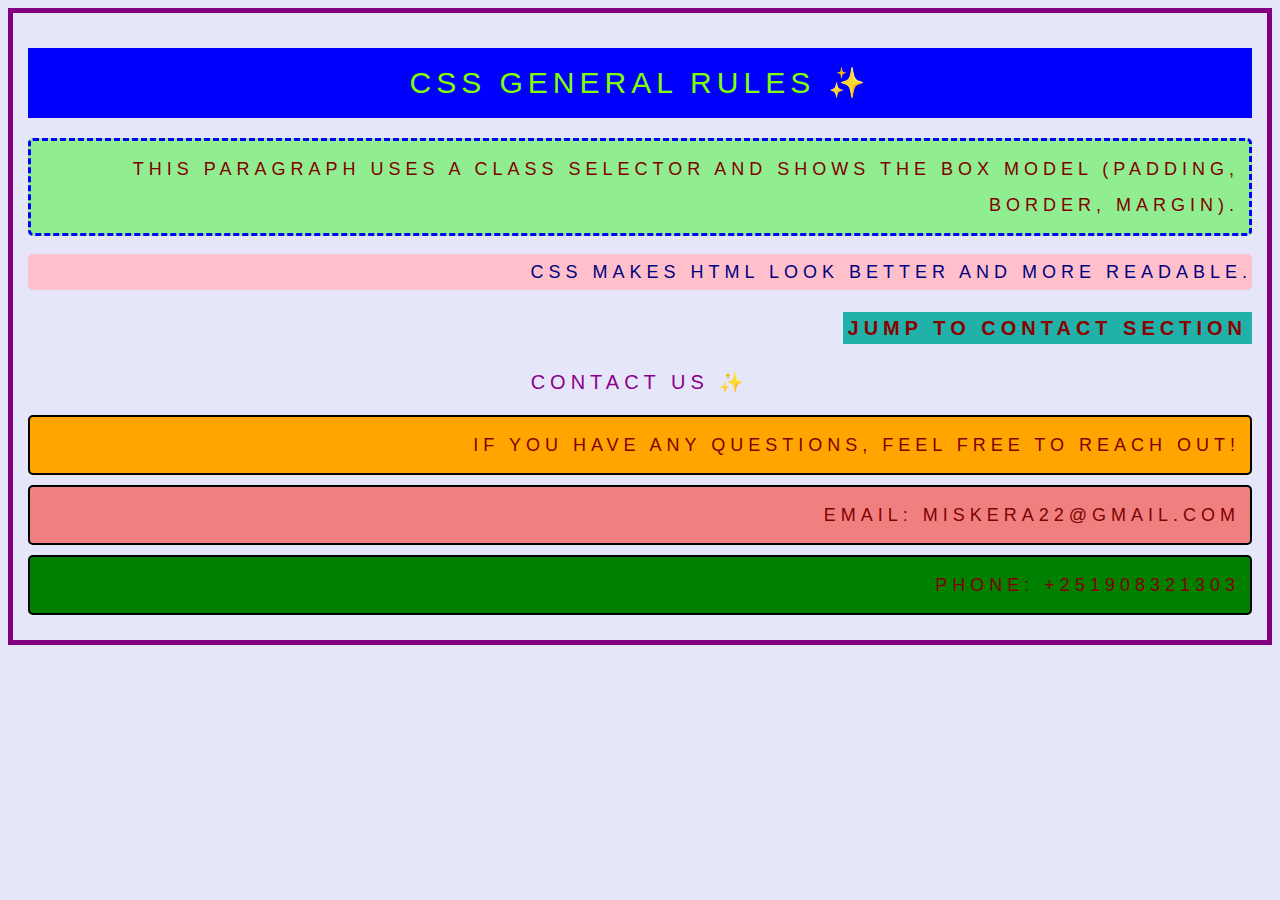
<file: week3/index.html>
<!DOCTYPE html>
<html lang="en">
<head>
  <meta charset="UTF-8">
  <title>CSS General Rules</title>
  <link rel="stylesheet" href="styles.css">

  <!-- Internal CSS -->
  <style>
    /* Override some styles from external CSS */
    body {
      background-color: lavender; /* Different from external CSS */
    }

    h1 {
      color: darkblue; /* Internal override */
    }

    .text-highlight {
      background-color: lightgreen; /* Different highlight color */
    }

    p {
      color: maroon; /* Different paragraph color */
    }

    a[target="_blank"] {
      color: darkred;
    }

    a:hover {
      color: teal;
    }
  </style>
</head>
<body style="border: 5px solid purple; padding: 15px;"> <!-- Inline CSS -->

  <!-- Header Section -->
  <h1 id="heading-one" style="background-color: blue; padding: 5px;">CSS General Rules</h1>
  <p class="text-highlight" style="border: 3px dashed blue;">This paragraph uses a class selector and shows the box model (padding, border, margin).</p>
  <p style="color: navy; background-color: pink;">CSS makes HTML look better and more readable.</p>
  <a href="#contact-section" target="_blank" style="background-color: lightseagreen; padding: 5px;">Jump to Contact Section</a>

  <!-- Contact Section -->
  <h1 id="contact-section" style="color: darkmagenta;">Contact Us</h1>
  <p class="text-highlight" style="background-color: orange;">If you have any questions, feel free to reach out!</p>
  <p class="text-highlight" style="background-color: lightcoral;">Email: miskera22@gmail.com</p>
  <p class="text-highlight" style="background-color: green;">Phone: +251908321303</p>

</body>
</html>
</file>
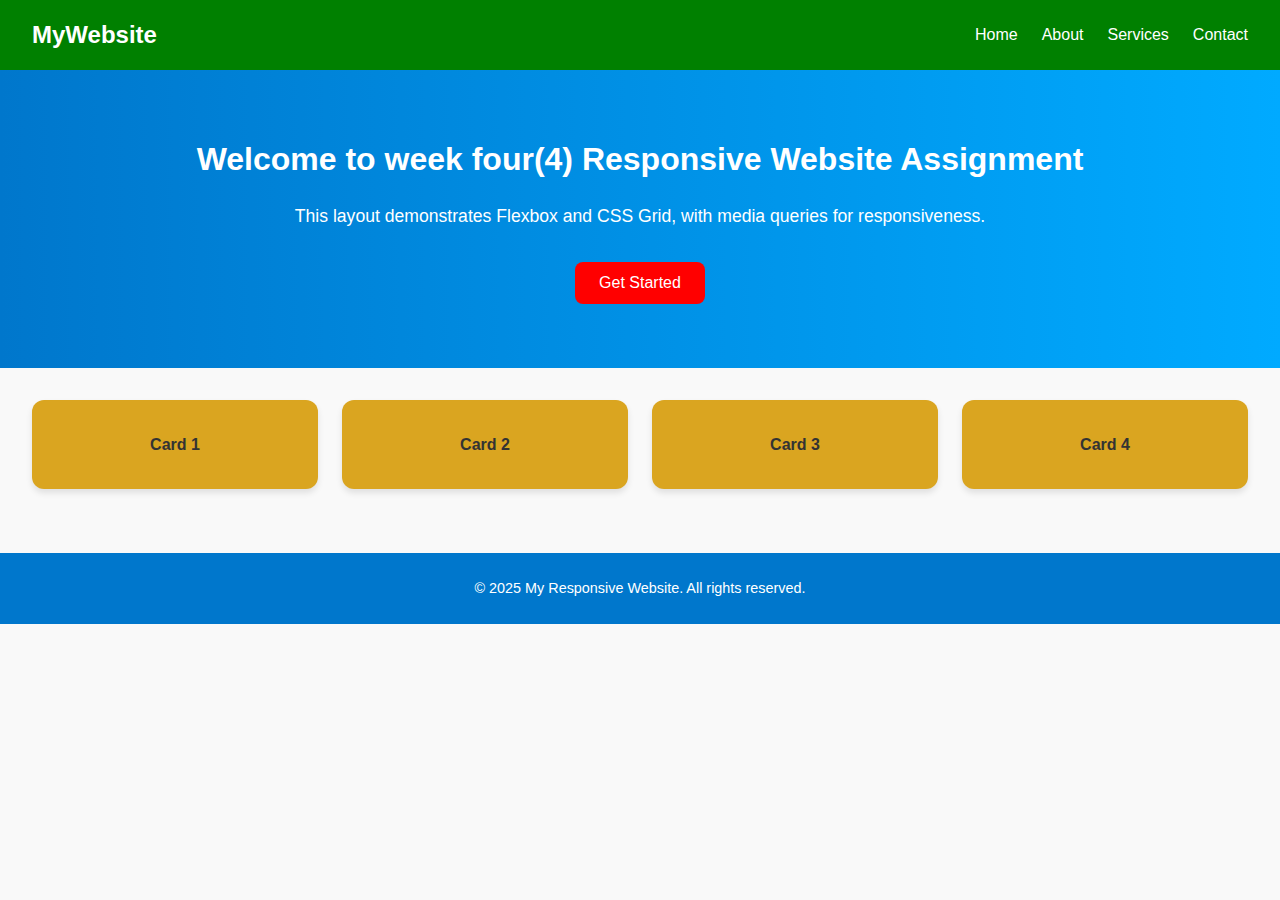
<file: week4/index.html>
<!DOCTYPE html>
<html lang="en">
<head>
  <!-- Meta Information -->
  <meta charset="UTF-8">
  <meta name="viewport" content="width=device-width, initial-scale=1.0">
  
  <!-- Page Title -->
  <title>Responsive Flexbox & Grid</title>
  
  <!-- Stylesheet -->
  <link rel="stylesheet" href="style.css">
</head>
<body>
  <!-- ================= HEADER ================= -->
  <header class="header">
    <div class="logo">MyWebsite</div>
    
    <!-- Navigation -->
    <nav class="nav">
      <ul class="nav-list">
        <li><a href="#home">Home</a></li>
        <li><a href="#about">About</a></li>
        <li><a href="#services">Services</a></li>
        <li><a href="#contact">Contact</a></li>
      </ul>
    </nav>
  </header>

  <!-- ================= HERO SECTION ================= -->
  <section id="home" class="hero">
    <h2>Welcome to week four(4) Responsive Website Assignment</h2>
    <p>This layout demonstrates Flexbox and CSS Grid, with media queries for responsiveness.</p>
    <button class="btn">Get Started</button>
  </section>

  <!-- ================= GRID LAYOUT SECTION ================= -->
  <section id="services" class="grid-section">
    <div class="grid-item">Card 1</div>
    <div class="grid-item">Card 2</div>
    <div class="grid-item">Card 3</div>
    <div class="grid-item">Card 4</div>
  </section>

  <!-- ================= FOOTER ================= -->
  <footer class="footer">
    <p>&copy; 2025 My Responsive Website. All rights reserved.</p>
  </footer>
</body>
</html>
</file>
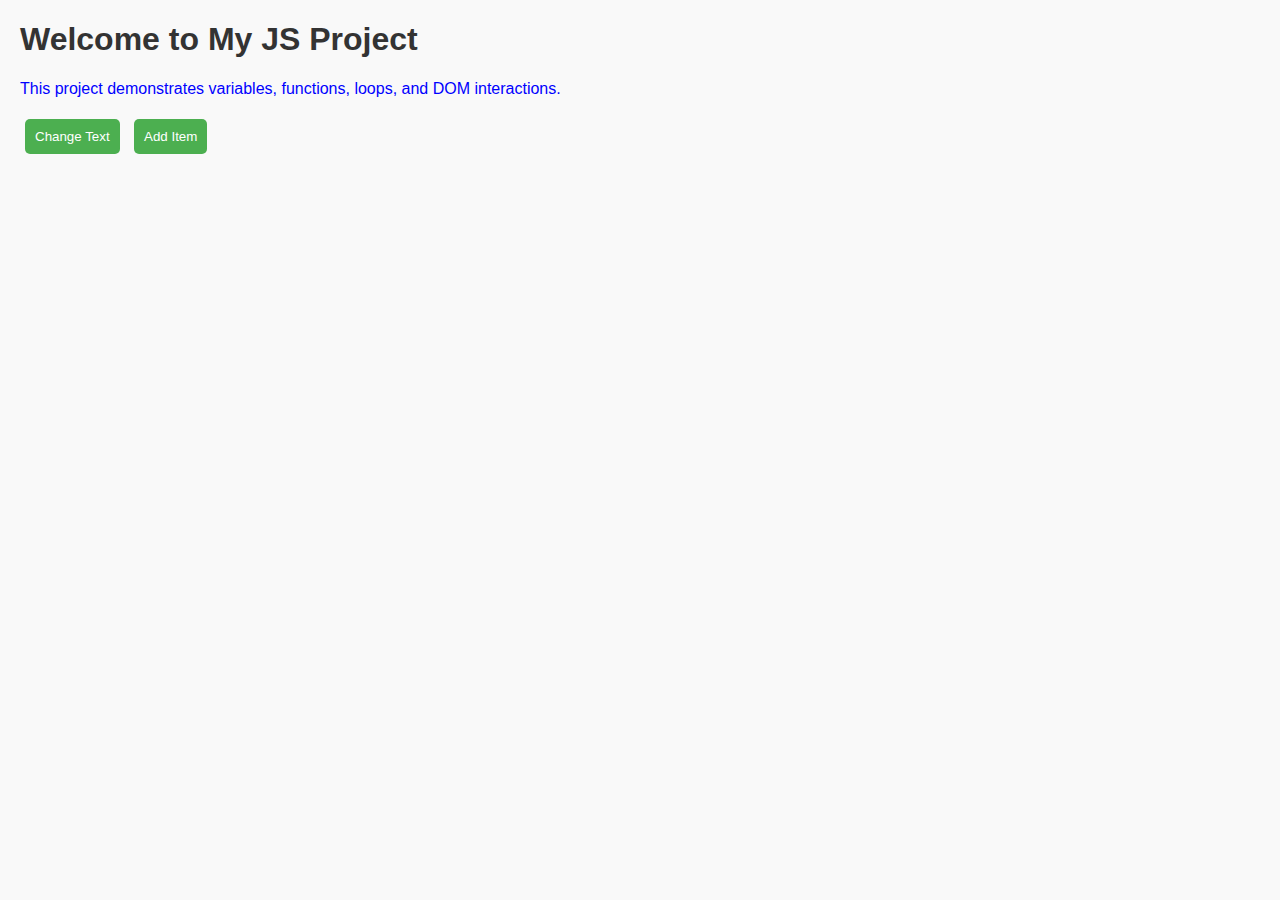
<file: week5/index.html>
<!DOCTYPE html>
<html lang="en">
<head>
  <meta charset="UTF-8">
  <meta name="viewport" content="width=device-width, initial-scale=1.0">
  <title>JavaScript Assignment</title>
  <link rel="stylesheet" href="style.css">
</head>
<body>
  <h1 id="main-title">Welcome to My JS Project</h1>
  <p id="description">This project demonstrates variables, functions, loops, and DOM interactions.</p>

  <button id="changeTextBtn">Change Text</button>
  <button id="addItemBtn">Add Item</button>
  <ul id="itemList"></ul>

  <script src="script.js"></script>
</body>
</html>
</file>
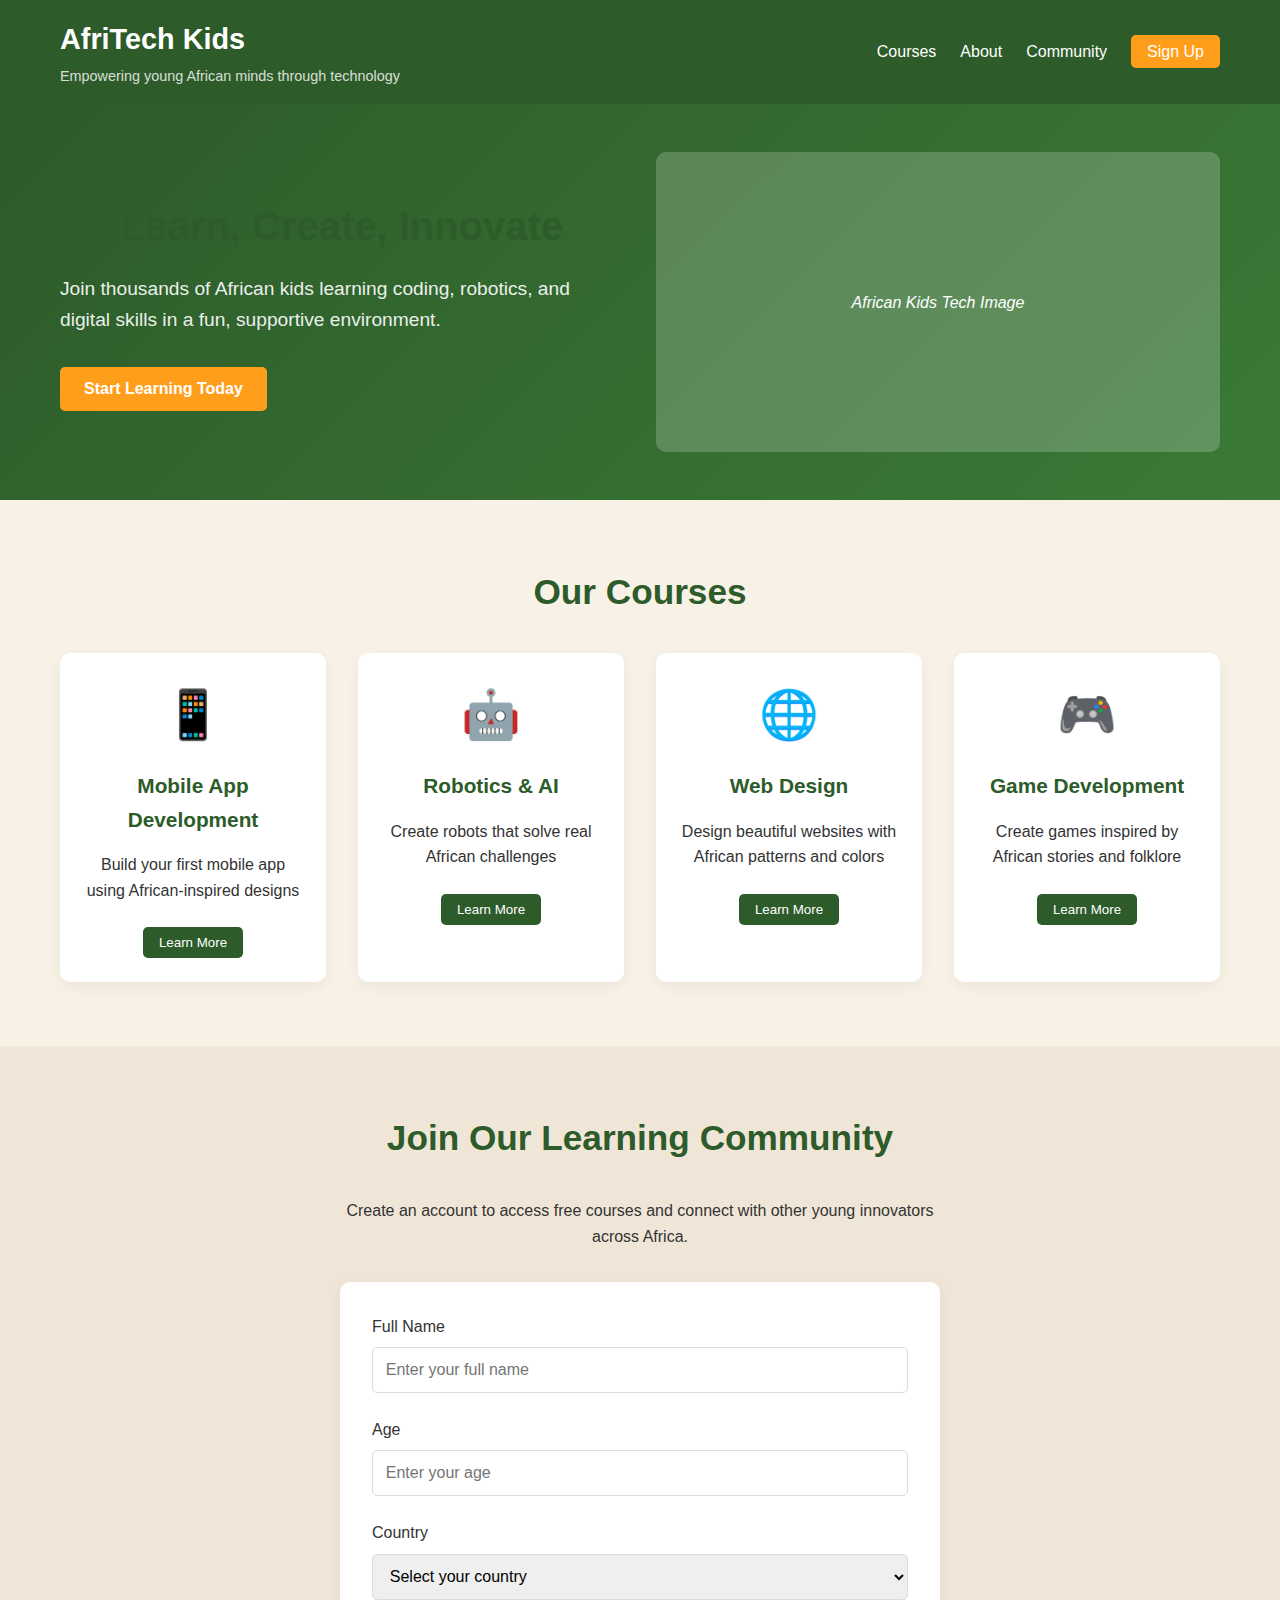
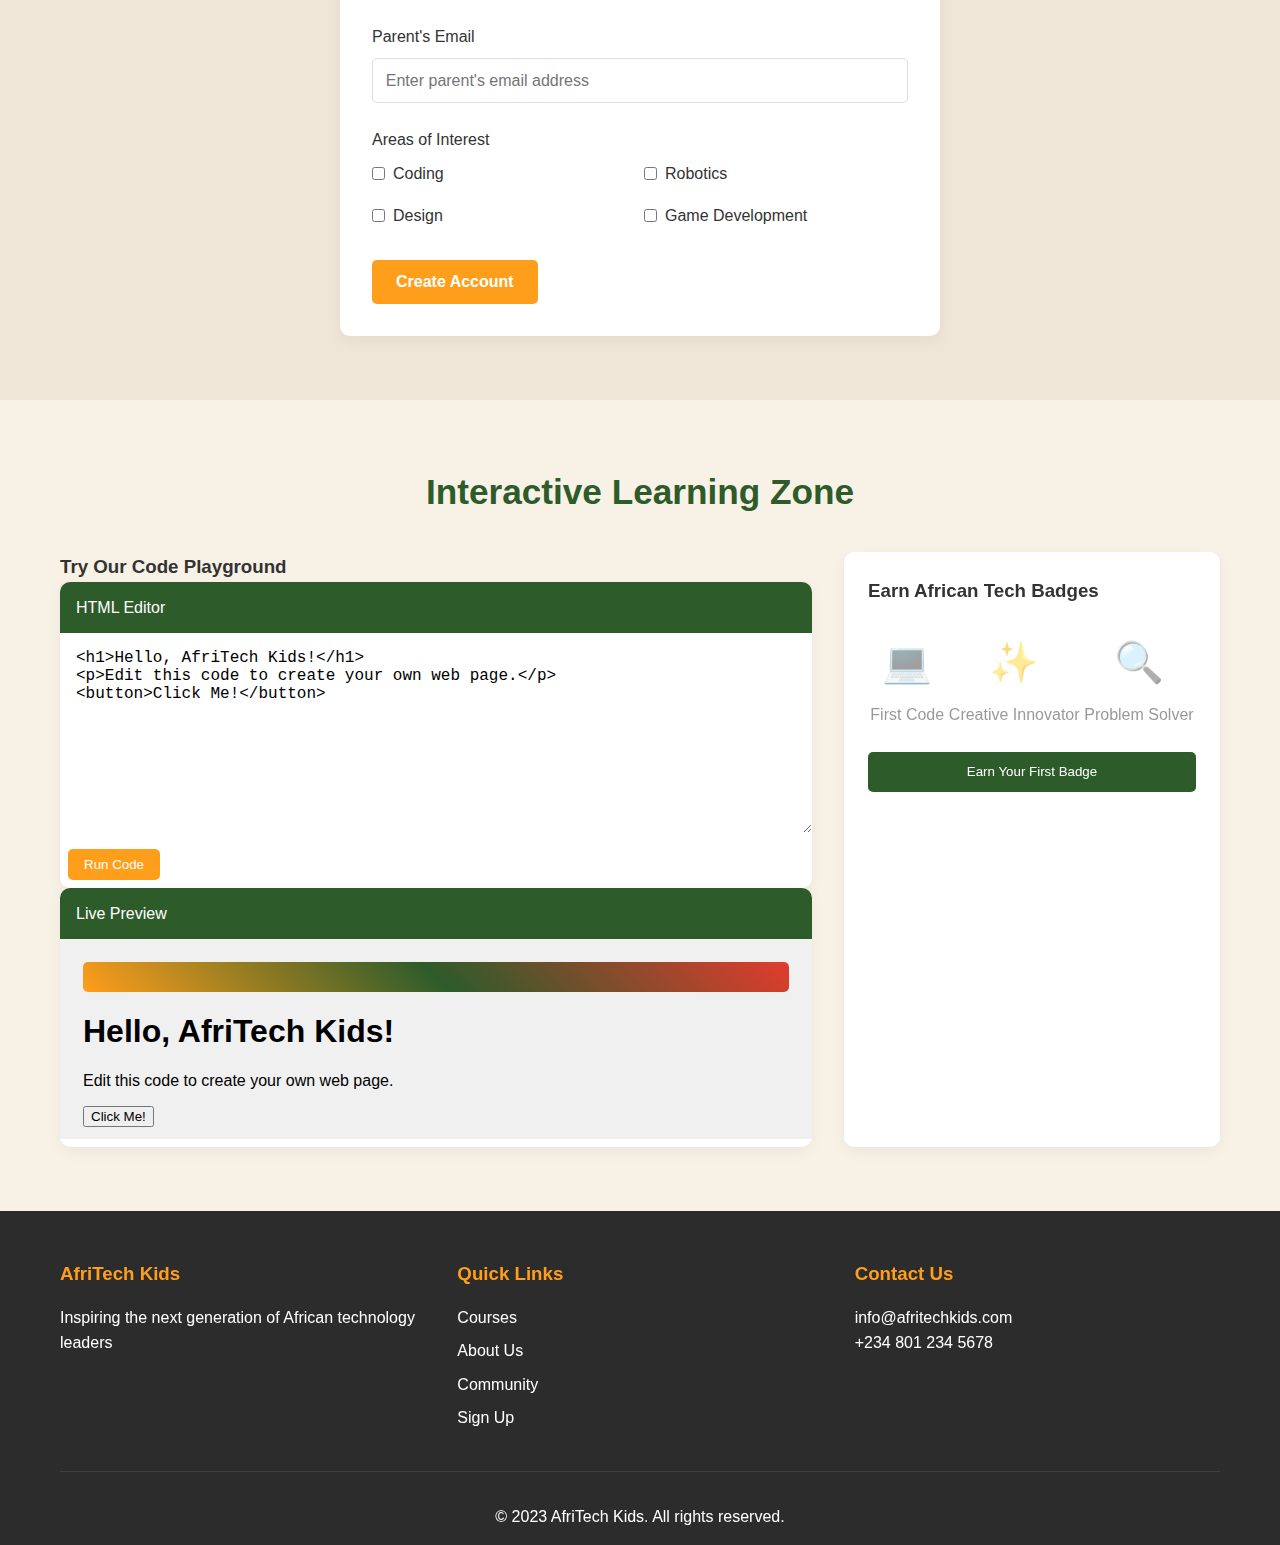
<file: week6/index.html>
<!DOCTYPE html>
<html lang="en">
<head>
    <meta charset="UTF-8">
    <meta name="viewport" content="width=device-width, initial-scale=1.0">
    <title>AfriTech Kids - Online Learning Platform</title>
    <link rel="stylesheet" href="style.css">
</head>
<body>
    <header>
        <div class="container">
            <div class="logo">
                <h1>AfriTech Kids</h1>
                <p>Empowering young African minds through technology</p>
            </div>
            <nav>
                <ul>
                    <li><a href="#courses">Courses</a></li>
                    <li><a href="#about">About</a></li>
                    <li><a href="#community">Community</a></li>
                    <li><a href="#signup" class="btn">Sign Up</a></li>
                </ul>
            </nav>
        </div>
    </header>

    <main>
        <section class="hero">
            <div class="container">
                <div class="hero-content">
                    <h2>Learn, Create, Innovate</h2>
                    <p>Join thousands of African kids learning coding, robotics, and digital skills in a fun, supportive environment.</p>
                    <button class="cta-button" id="hero-cta">Start Learning Today</button>
                </div>
                <div class="hero-image">
                    <div class="placeholder-image">African Kids Tech Image</div>
                </div>
            </div>
        </section>

        <section id="courses" class="courses">
            <div class="container">
                <h2>Our Courses</h2>
                <div class="course-grid">
                    <div class="course-card">
                        <div class="course-icon">📱</div>
                        <h3>Mobile App Development</h3>
                        <p>Build your first mobile app using African-inspired designs</p>
                        <button class="course-btn">Learn More</button>
                    </div>
                    <div class="course-card">
                        <div class="course-icon">🤖</div>
                        <h3>Robotics & AI</h3>
                        <p>Create robots that solve real African challenges</p>
                        <button class="course-btn">Learn More</button>
                    </div>
                    <div class="course-card">
                        <div class="course-icon">🌐</div>
                        <h3>Web Design</h3>
                        <p>Design beautiful websites with African patterns and colors</p>
                        <button class="course-btn">Learn More</button>
                    </div>
                    <div class="course-card">
                        <div class="course-icon">🎮</div>
                        <h3>Game Development</h3>
                        <p>Create games inspired by African stories and folklore</p>
                        <button class="course-btn">Learn More</button>
                    </div>
                </div>
            </div>
        </section>

        <section id="signup" class="signup">
            <div class="container">
                <h2>Join Our Learning Community</h2>
                <p>Create an account to access free courses and connect with other young innovators across Africa.</p>
                
                <form id="registration-form">
                    <div class="form-group">
                        <label for="name">Full Name</label>
                        <input type="text" id="name" placeholder="Enter your full name">
                        <div class="error" id="name-error">Please enter your name (min 2 characters)</div>
                    </div>
                    
                    <div class="form-group">
                        <label for="age">Age</label>
                        <input type="number" id="age" placeholder="Enter your age" min="5" max="18">
                        <div class="error" id="age-error">Please enter a valid age (5-18)</div>
                    </div>
                    
                    <div class="form-group">
                        <label for="country">Country</label>
                        <select id="country">
                            <option value="">Select your country</option>
                            <option value="nigeria">Nigeria</option>
                            <option value="ghana">Ghana</option>
                            <option value="kenya">Kenya</option>
                            <option value="south-africa">South Africa</option>
                            <option value="egypt">Egypt</option>
                            <option value="other">Other African Country</option>
                        </select>
                        <div class="error" id="country-error">Please select your country</div>
                    </div>
                    
                    <div class="form-group">
                        <label for="email">Parent's Email</label>
                        <input type="email" id="email" placeholder="Enter parent's email address">
                        <div class="error" id="email-error">Please enter a valid email address</div>
                    </div>
                    
                    <div class="form-group">
                        <label for="interests">Areas of Interest</label>
                        <div class="interests">
                            <label><input type="checkbox" name="interests" value="coding"> Coding</label>
                            <label><input type="checkbox" name="interests" value="robotics"> Robotics</label>
                            <label><input type="checkbox" name="interests" value="design"> Design</label>
                            <label><input type="checkbox" name="interests" value="games"> Game Development</label>
                        </div>
                        <div class="error" id="interests-error">Please select at least one interest</div>
                    </div>
                    
                    <button type="submit" class="cta-button">Create Account</button>
                    <div class="success-message" id="form-success">Account created successfully! Welcome to AfriTech Kids!</div>
                </form>
            </div>
        </section>

        <section class="interactive">
            <div class="container">
                <h2>Interactive Learning Zone</h2>
                <div class="interactive-content">
                    <div class="code-playground">
                        <h3>Try Our Code Playground</h3>
                        <div class="editor">
                            <div class="editor-header">HTML Editor</div>
                            <textarea id="html-editor" placeholder="Write your HTML code here..."></textarea>
                            <button id="run-code">Run Code</button>
                        </div>
                        <div class="preview">
                            <div class="preview-header">Live Preview</div>
                            <iframe id="preview-frame"></iframe>
                        </div>
                    </div>
                    
                    <div class="achievement-system">
                        <h3>Earn African Tech Badges</h3>
                        <div class="badges">
                            <div class="badge" data-badge="coder">
                                <div class="badge-icon">💻</div>
                                <p>First Code</p>
                            </div>
                            <div class="badge" data-badge="innovator">
                                <div class="badge-icon">✨</div>
                                <p>Creative Innovator</p>
                            </div>
                            <div class="badge" data-badge="problem-solver">
                                <div class="badge-icon">🔍</div>
                                <p>Problem Solver</p>
                            </div>
                        </div>
                        <button id="earn-badge">Earn Your First Badge</button>
                    </div>
                </div>
            </div>
        </section>
    </main>

    <footer>
        <div class="container">
            <div class="footer-content">
                <div class="footer-section">
                    <h3>AfriTech Kids</h3>
                    <p>Inspiring the next generation of African technology leaders</p>
                </div>
                <div class="footer-section">
                    <h3>Quick Links</h3>
                    <ul>
                        <li><a href="#courses">Courses</a></li>
                        <li><a href="#about">About Us</a></li>
                        <li><a href="#community">Community</a></li>
                        <li><a href="#signup">Sign Up</a></li>
                    </ul>
                </div>
                <div class="footer-section">
                    <h3>Contact Us</h3>
                    <p>info@afritechkids.com</p>
                    <p>+234 801 234 5678</p>
                </div>
            </div>
            <div class="footer-bottom">
                <p>&copy; 2023 AfriTech Kids. All rights reserved.</p>
            </div>
        </div>
    </footer>

    <script src="script.js"></script>
</body>
</html>
</file>
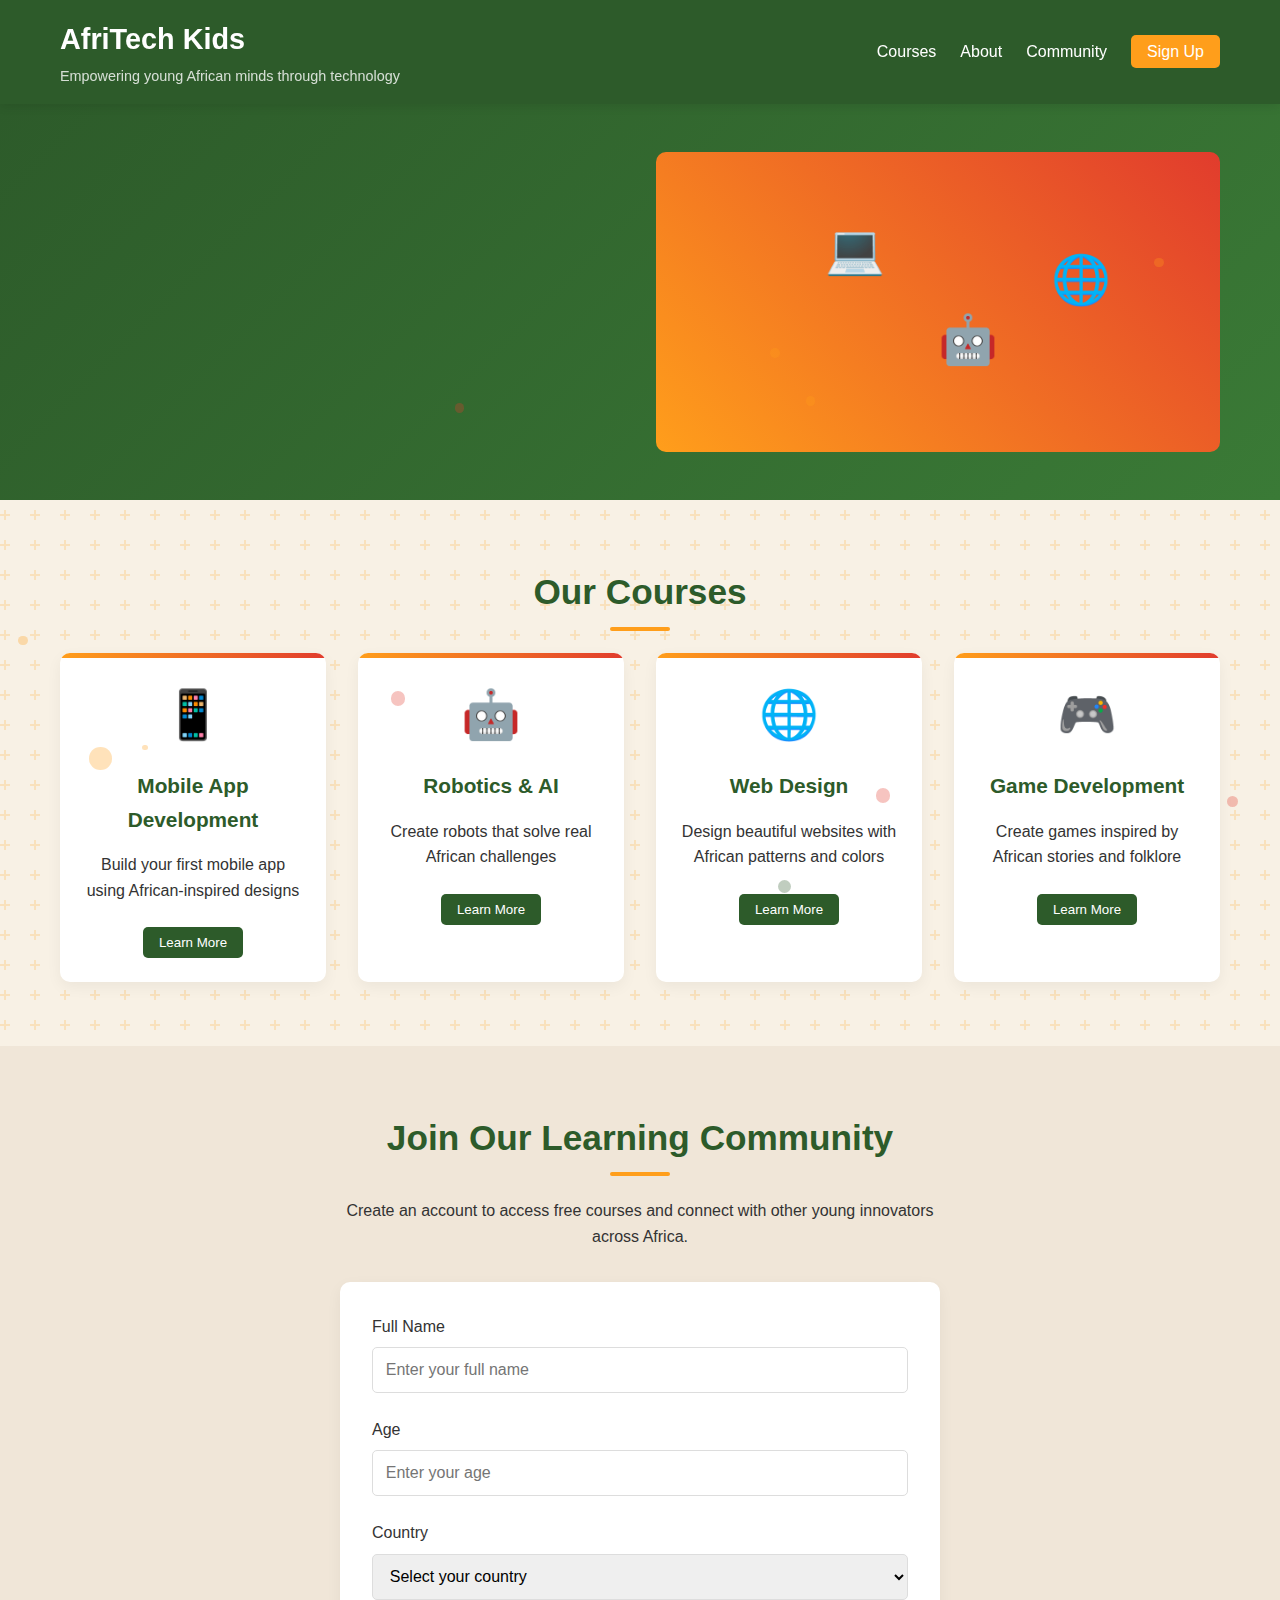
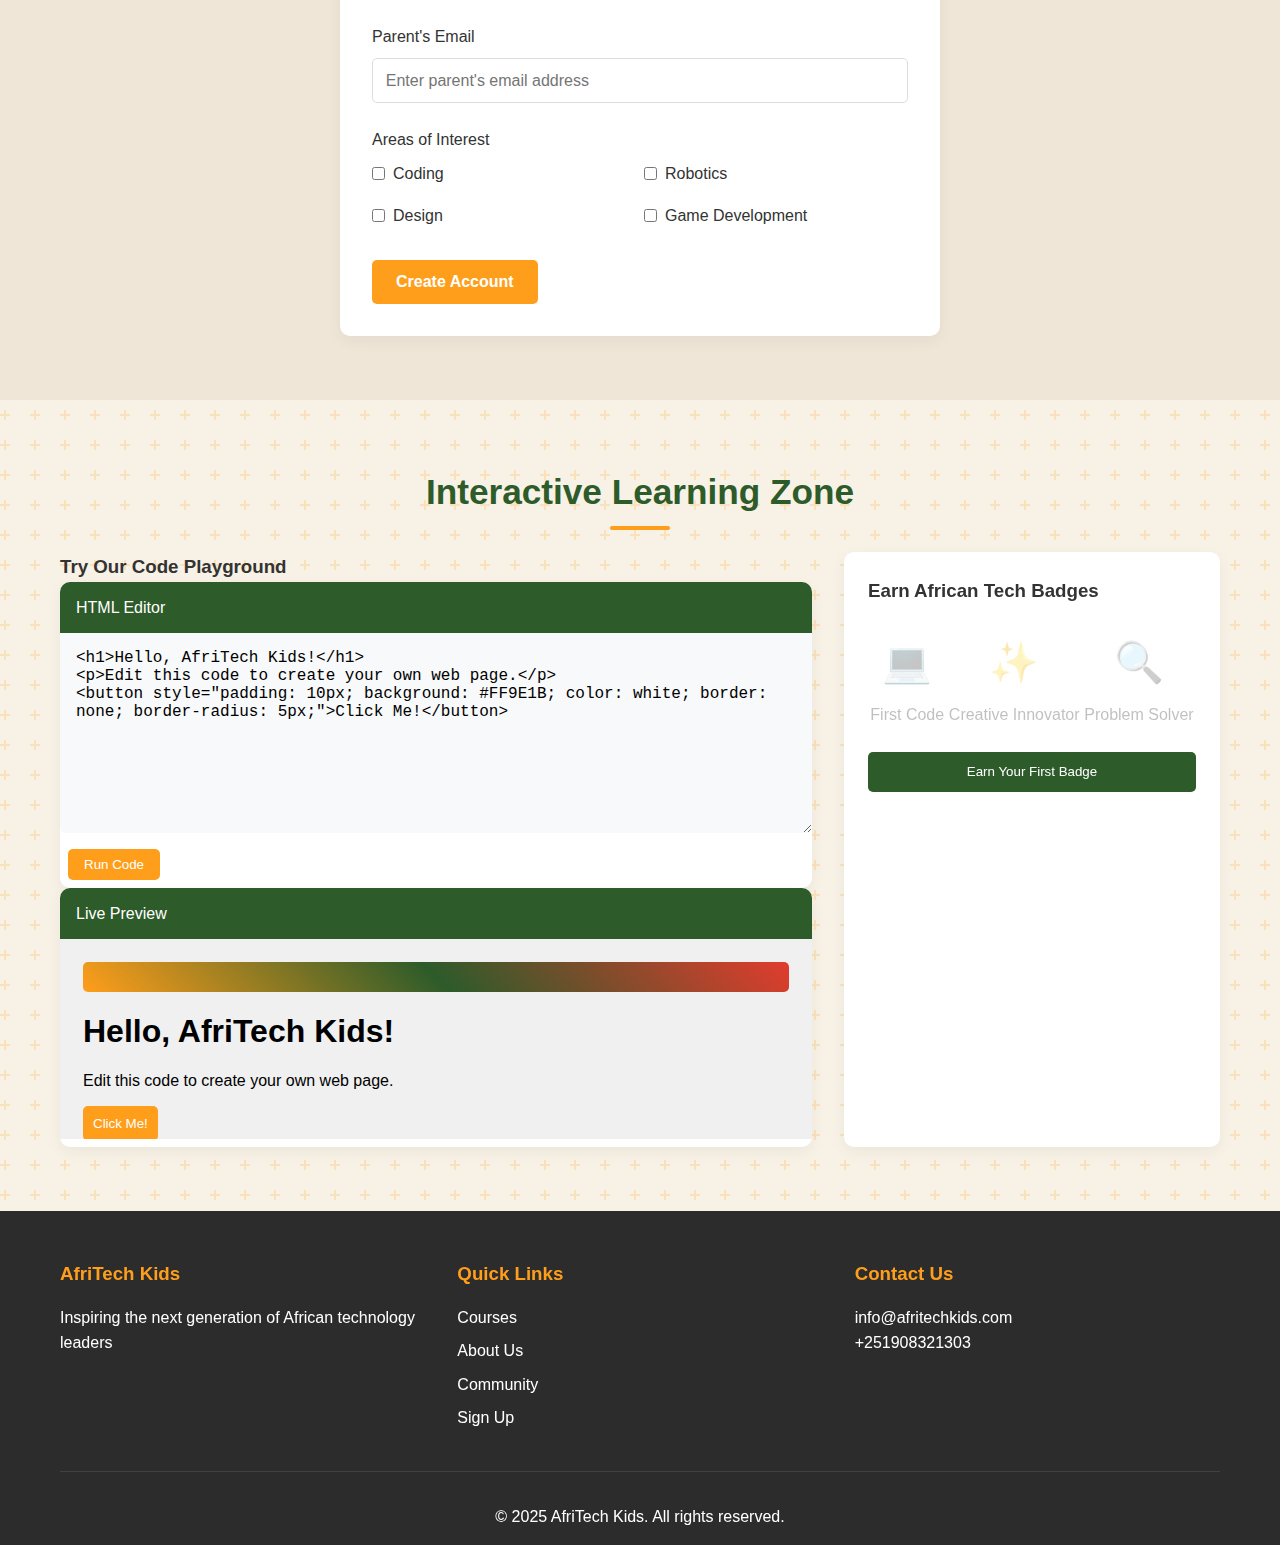
<file: week7/index.html>
<!DOCTYPE html>
<html lang="en">
<head>
    <meta charset="UTF-8">
    <meta name="viewport" content="width=device-width, initial-scale=1.0">
    <title>AfriTech Kids - Interactive Learning Platform</title>
    <link rel="stylesheet" href="styles.css">
</head>
<body>
    <header>
        <div class="container">
            <div class="logo">
                <h1>AfriTech Kids</h1>
                <p>Empowering young African minds through technology</p>
            </div>
            <button class="mobile-menu-btn" id="mobile-menu">
                <span></span>
                <span></span>
                <span></span>
            </button>
            <nav>
                <ul id="nav-menu">
                    <li><a href="#courses">Courses</a></li>
                    <li><a href="#about">About</a></li>
                    <li><a href="#community">Community</a></li>
                    <li><a href="#signup" class="btn">Sign Up</a></li>
                </ul>
            </nav>
        </div>
    </header>

    <main>
        <section class="hero">
            <div class="container">
                <div class="hero-content">
                    <p>Learn, Create, Innovate</p>
                    <p>Join thousands of African kids learning coding, robotics, and digital skills in a fun, supportive environment.</p>
                    <button class="cta-button" id="hero-cta">Start Learning Today</button>
                </div>
                <div class="hero-image">
                    <div class="hero-image-placeholder">
                        <div class="floating-icon" id="floating-icon-1">💻</div>
                        <div class="floating-icon" id="floating-icon-2">🤖</div>
                        <div class="floating-icon" id="floating-icon-3">🌐</div>
                    </div>
                </div>
            </div>
        </section>

        <section id="courses" class="courses">
            <div class="container">
                <h2>Our Courses</h2>
                <div class="course-grid">
                    <div class="course-card">
                        <div class="course-icon">📱</div>
                        <h3>Mobile App Development</h3>
                        <p>Build your first mobile app using African-inspired designs</p>
                        <button class="course-btn">Learn More</button>
                    </div>
                    <div class="course-card">
                        <div class="course-icon">🤖</div>
                        <h3>Robotics & AI</h3>
                        <p>Create robots that solve real African challenges</p>
                        <button class="course-btn">Learn More</button>
                    </div>
                    <div class="course-card">
                        <div class="course-icon">🌐</div>
                        <h3>Web Design</h3>
                        <p>Design beautiful websites with African patterns and colors</p>
                        <button class="course-btn">Learn More</button>
                    </div>
                    <div class="course-card">
                        <div class="course-icon">🎮</div>
                        <h3>Game Development</h3>
                        <p>Create games inspired by African stories and folklore</p>
                        <button class="course-btn">Learn More</button>
                    </div>
                </div>
            </div>
        </section>

        <section id="signup" class="signup">
            <div class="container">
                <h2>Join Our Learning Community</h2>
                <p>Create an account to access free courses and connect with other young innovators across Africa.</p>
                
                <form id="registration-form">
                    <div class="form-group">
                        <label for="name">Full Name</label>
                        <input type="text" id="name" placeholder="Enter your full name">
                        <div class="error" id="name-error">Please enter your name (min 2 characters)</div>
                    </div>
                    
                    <div class="form-group">
                        <label for="age">Age</label>
                        <input type="number" id="age" placeholder="Enter your age" min="5" max="18">
                        <div class="error" id="age-error">Please enter a valid age (5-18)</div>
                    </div>
                    
                    <div class="form-group">
                        <label for="country">Country</label>
                        <select id="country">
                            <option value="">Select your country</option>
                            <option value="nigeria">Nigeria</option>
                            <option value="ghana">Ghana</option>
                            <option value="kenya">Kenya</option>
                            <option value="south-africa">South Africa</option>
                            <option value="egypt">Egypt</option>
                            <option value="other">Other African Country</option>
                        </select>
                        <div class="error" id="country-error">Please select your country</div>
                    </div>
                    
                    <div class="form-group">
                        <label for="email">Parent's Email</label>
                        <input type="email" id="email" placeholder="Enter parent's email address">
                        <div class="error" id="email-error">Please enter a valid email address</div>
                    </div>
                    
                    <div class="form-group">
                        <label for="interests">Areas of Interest</label>
                        <div class="interests">
                            <label><input type="checkbox" name="interests" value="coding"> Coding</label>
                            <label><input type="checkbox" name="interests" value="robotics"> Robotics</label>
                            <label><input type="checkbox" name="interests" value="design"> Design</label>
                            <label><input type="checkbox" name="interests" value="games"> Game Development</label>
                        </div>
                        <div class="error" id="interests-error">Please select at least one interest</div>
                    </div>
                    
                    <button type="submit" class="cta-button">Create Account</button>
                    <div class="success-message" id="form-success">Account created successfully! Welcome to AfriTech Kids!</div>
                </form>
            </div>
        </section>

        <section class="interactive">
            <div class="container">
                <h2>Interactive Learning Zone</h2>
                <div class="interactive-content">
                    <div class="code-playground">
                        <h3>Try Our Code Playground</h3>
                        <div class="editor">
                            <div class="editor-header">HTML Editor</div>
                            <textarea id="html-editor" placeholder="Write your HTML code here..."></textarea>
                            <button id="run-code">Run Code</button>
                        </div>
                        <div class="preview">
                            <div class="preview-header">Live Preview</div>
                            <iframe id="preview-frame"></iframe>
                        </div>
                    </div>
                    
                    <div class="achievement-system">
                        <h3>Earn African Tech Badges</h3>
                        <div class="badges">
                            <div class="badge" data-badge="coder">
                                <div class="badge-icon">💻</div>
                                <p>First Code</p>
                            </div>
                            <div class="badge" data-badge="innovator">
                                <div class="badge-icon">✨</div>
                                <p>Creative Innovator</p>
                            </div>
                            <div class="badge" data-badge="problem-solver">
                                <div class="badge-icon">🔍</div>
                                <p>Problem Solver</p>
                            </div>
                        </div>
                        <button id="earn-badge">Earn Your First Badge</button>
                    </div>
                </div>
            </div>
        </section>
    </main>

    <footer>
        <div class="container">
            <div class="footer-content">
                <div class="footer-section">
                    <h3>AfriTech Kids</h3>
                    <p>Inspiring the next generation of African technology leaders</p>
                </div>
                <div class="footer-section">
                    <h3>Quick Links</h3>
                    <ul>
                        <li><a href="#courses">Courses</a></li>
                        <li><a href="#about">About Us</a></li>
                        <li><a href="#community">Community</a></li>
                        <li><a href="#signup">Sign Up</a></li>
                    </ul>
                </div>
                <div class="footer-section">
                    <h3>Contact Us</h3>
                    <p>info@afritechkids.com</p>
                    <p>+251908321303</p>
                </div>
            </div>
            <div class="footer-bottom">
                <p>&copy; 2025 AfriTech Kids. All rights reserved.</p>
            </div>
        </div>
    </footer>

    <script src="script.js"></script>
</body>
</html>
</file>
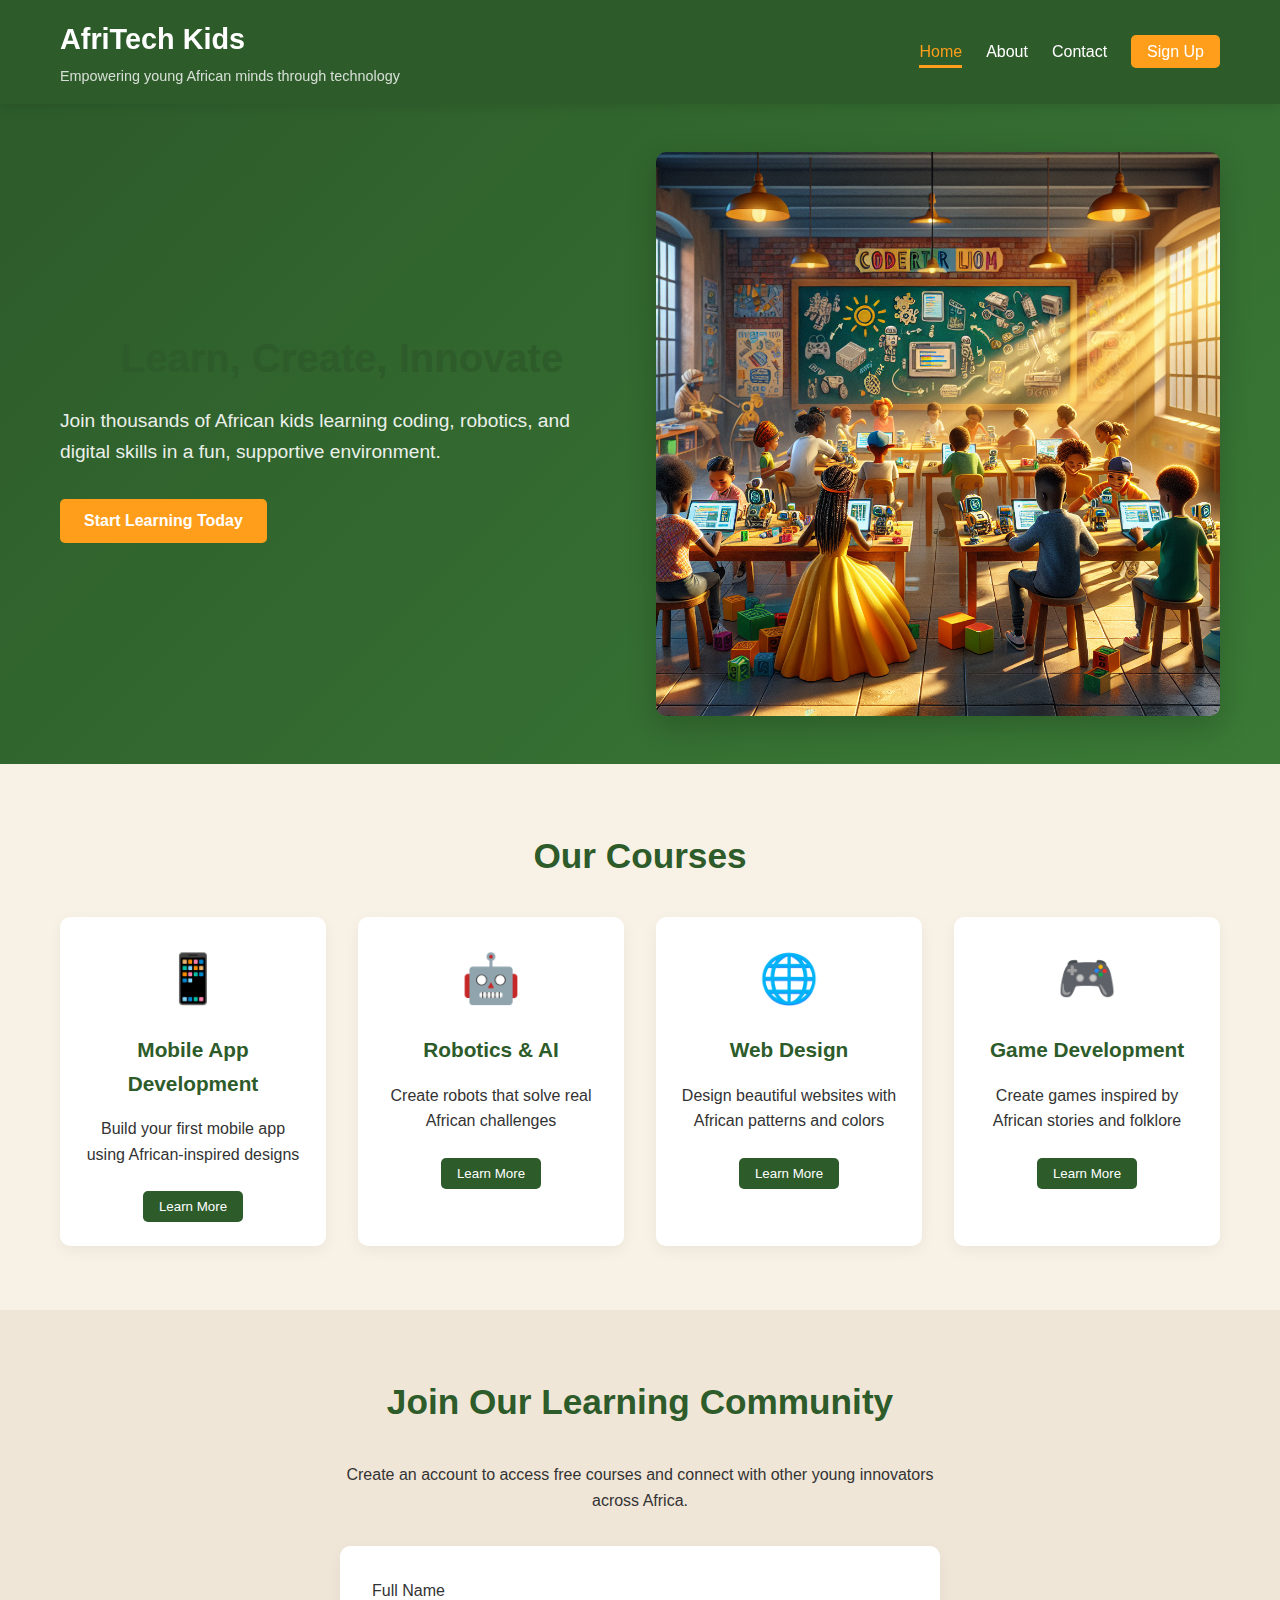
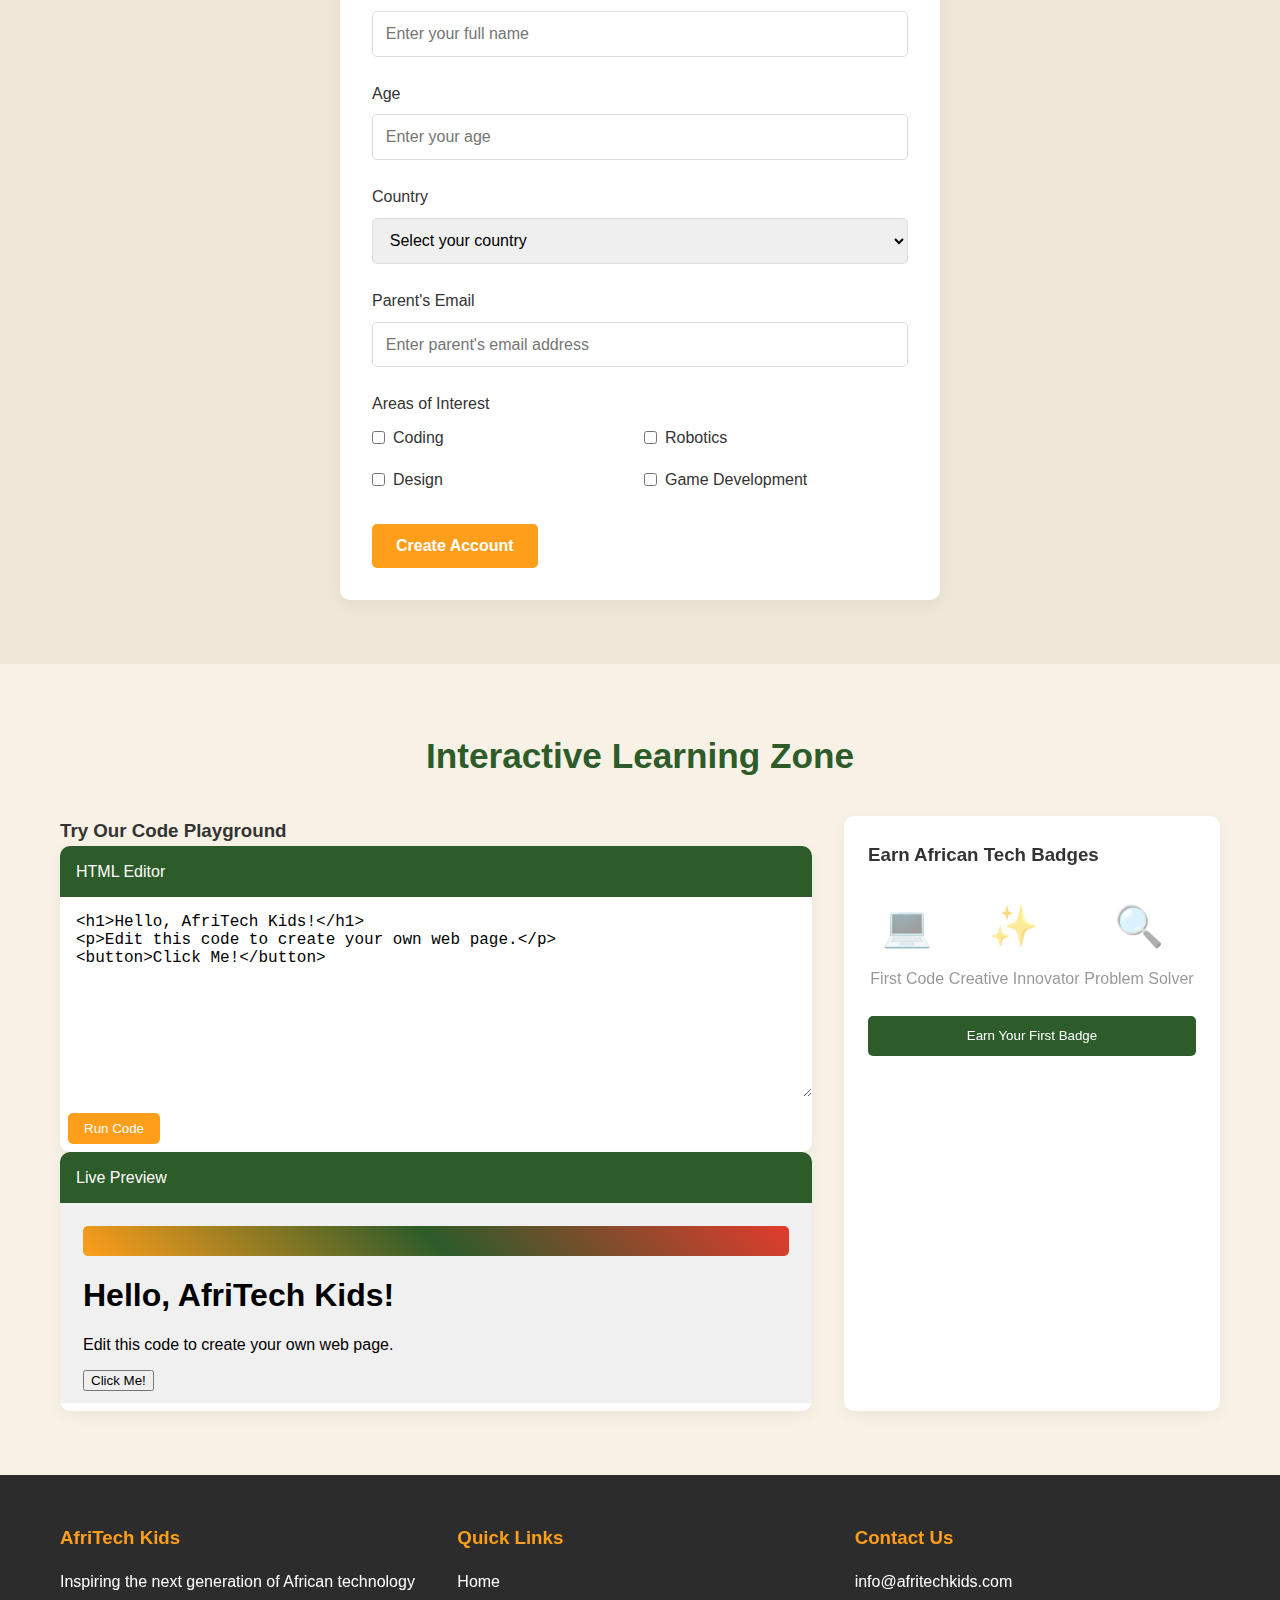
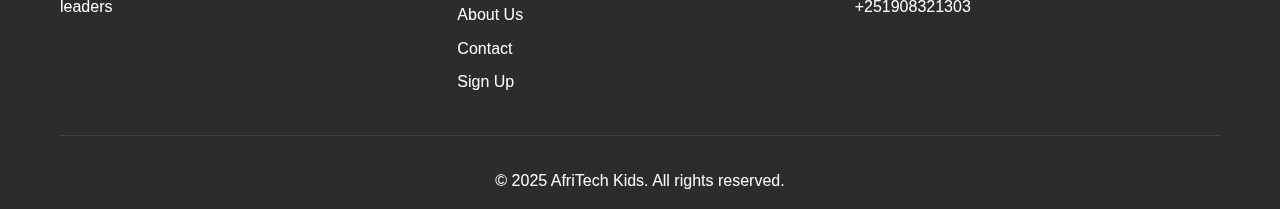
<file: week8/index.html>
<!DOCTYPE html>
<html lang="en">
<head>
    <meta charset="UTF-8">
    <meta name="viewport" content="width=device-width, initial-scale=1.0">
    <title>AfriTech Kids - Online Learning Platform</title>
    <link rel="stylesheet" href="style.css">
</head>
<body>
    <header>
        <div class="container">
            <div class="logo">
                <h1>AfriTech Kids</h1>
                <p>Empowering young African minds through technology</p>
            </div>
            <nav>
                <ul>
                    <li><a href="index.html" class="active">Home</a></li>
                    <li><a href="about.html">About</a></li>
                    <li><a href="contact.html">Contact</a></li>
                    <li><a href="#signup" class="btn">Sign Up</a></li>
                </ul>
            </nav>
        </div>
    </header>

    <main>
        <section class="hero">
            <div class="container">
                <div class="hero-content">
                    <h2>Learn, Create, Innovate</h2>
                    <p>Join thousands of African kids learning coding, robotics, and digital skills in a fun, supportive environment.</p>
                    <button class="cta-button" id="hero-cta">Start Learning Today</button>
                </div>
                <div class="hero-image">
                    <img src="images/kids.png" alt="African kids learning technology">
                </div>
            </div>
        </section>

        <section id="courses" class="courses">
            <div class="container">
                <h2>Our Courses</h2>
                <div class="course-grid">
                    <div class="course-card">
                        <div class="course-icon">📱</div>
                        <h3>Mobile App Development</h3>
                        <p>Build your first mobile app using African-inspired designs</p>
                        <button class="course-btn">Learn More</button>
                    </div>
                    <div class="course-card">
                        <div class="course-icon">🤖</div>
                        <h3>Robotics & AI</h3>
                        <p>Create robots that solve real African challenges</p>
                        <button class="course-btn">Learn More</button>
                    </div>
                    <div class="course-card">
                        <div class="course-icon">🌐</div>
                        <h3>Web Design</h3>
                        <p>Design beautiful websites with African patterns and colors</p>
                        <button class="course-btn">Learn More</button>
                    </div>
                    <div class="course-card">
                        <div class="course-icon">🎮</div>
                        <h3>Game Development</h3>
                        <p>Create games inspired by African stories and folklore</p>
                        <button class="course-btn">Learn More</button>
                    </div>
                </div>
            </div>
        </section>

        <section id="signup" class="signup">
            <div class="container">
                <h2>Join Our Learning Community</h2>
                <p>Create an account to access free courses and connect with other young innovators across Africa.</p>
                
                <form id="registration-form">
                    <div class="form-group">
                        <label for="name">Full Name</label>
                        <input type="text" id="name" placeholder="Enter your full name">
                        <div class="error" id="name-error">Please enter your name (min 2 characters)</div>
                    </div>
                    
                    <div class="form-group">
                        <label for="age">Age</label>
                        <input type="number" id="age" placeholder="Enter your age" min="5" max="18">
                        <div class="error" id="age-error">Please enter a valid age (5-18)</div>
                    </div>
                    
                    <div class="form-group">
                        <label for="country">Country</label>
                        <select id="country">
                            <option value="">Select your country</option>
                            <option value="nigeria">Nigeria</option>
                            <option value="ghana">Ghana</option>
                            <option value="kenya">Kenya</option>
                            <option value="south-africa">South Africa</option>
                            <option value="egypt">Egypt</option>
                            <option value="other">Other African Country</option>
                        </select>
                        <div class="error" id="country-error">Please select your country</div>
                    </div>
                    
                    <div class="form-group">
                        <label for="email">Parent's Email</label>
                        <input type="email" id="email" placeholder="Enter parent's email address">
                        <div class="error" id="email-error">Please enter a valid email address</div>
                    </div>
                    
                    <div class="form-group">
                        <label for="interests">Areas of Interest</label>
                        <div class="interests">
                            <label><input type="checkbox" name="interests" value="coding"> Coding</label>
                            <label><input type="checkbox" name="interests" value="robotics"> Robotics</label>
                            <label><input type="checkbox" name="interests" value="design"> Design</label>
                            <label><input type="checkbox" name="interests" value="games"> Game Development</label>
                        </div>
                        <div class="error" id="interests-error">Please select at least one interest</div>
                    </div>
                    
                    <button type="submit" class="cta-button">Create Account</button>
                    <div class="success-message" id="form-success">Account created successfully! Welcome to AfriTech Kids!</div>
                </form>
            </div>
        </section>

        <section class="interactive">
            <div class="container">
                <h2>Interactive Learning Zone</h2>
                <div class="interactive-content">
                    <div class="code-playground">
                        <h3>Try Our Code Playground</h3>
                        <div class="editor">
                            <div class="editor-header">HTML Editor</div>
                            <textarea id="html-editor" placeholder="Write your HTML code here..."></textarea>
                            <button id="run-code">Run Code</button>
                        </div>
                        <div class="preview">
                            <div class="preview-header">Live Preview</div>
                            <iframe id="preview-frame"></iframe>
                        </div>
                    </div>
                    
                    <div class="achievement-system">
                        <h3>Earn African Tech Badges</h3>
                        <div class="badges">
                            <div class="badge" data-badge="coder">
                                <div class="badge-icon">💻</div>
                                <p>First Code</p>
                            </div>
                            <div class="badge" data-badge="innovator">
                                <div class="badge-icon">✨</div>
                                <p>Creative Innovator</p>
                            </div>
                            <div class="badge" data-badge="problem-solver">
                                <div class="badge-icon">🔍</div>
                                <p>Problem Solver</p>
                            </div>
                        </div>
                        <button id="earn-badge">Earn Your First Badge</button>
                    </div>
                </div>
            </div>
        </section>
    </main>

    <footer>
        <div class="container">
            <div class="footer-content">
                <div class="footer-section">
                    <h3>AfriTech Kids</h3>
                    <p>Inspiring the next generation of African technology leaders</p>
                </div>
                <div class="footer-section">
                    <h3>Quick Links</h3>
                    <ul>
                        <li><a href="index.html">Home</a></li>
                        <li><a href="about.html">About Us</a></li>
                        <li><a href="contact.html">Contact</a></li>
                        <li><a href="#signup">Sign Up</a></li>
                    </ul>
                </div>
                <div class="footer-section">
                    <h3>Contact Us</h3>
                    <p>info@afritechkids.com</p>
                    <p>+251908321303</p>
                </div>
            </div>
            <div class="footer-bottom">
                <p>&copy; 2025 AfriTech Kids. All rights reserved.</p>
            </div>
        </div>
    </footer>

    <script src="script.js"></script>
</body>
</html>
</file>
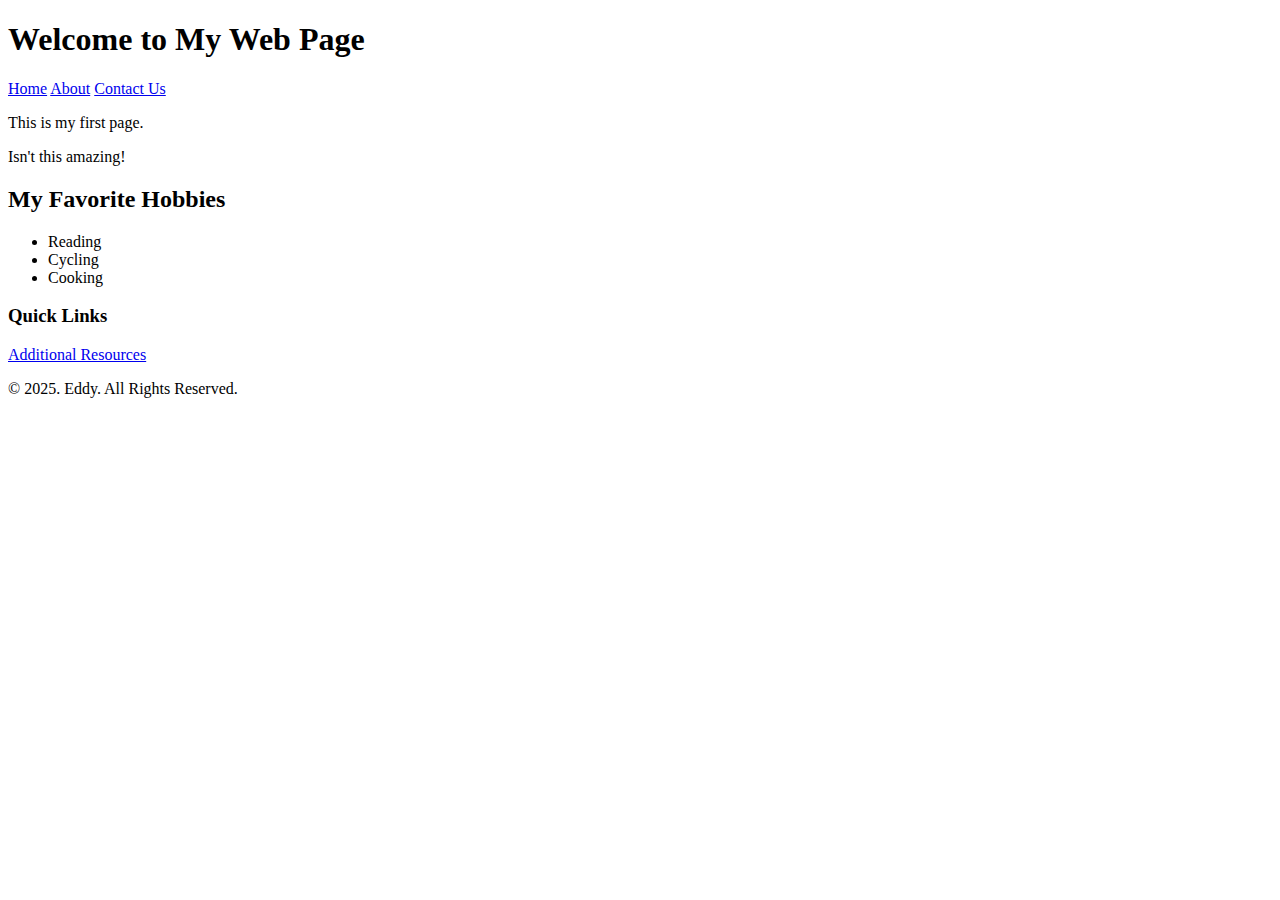
<file: week1/sematichtml.htm>
<!DOCTYPE html>
    <html>
        <head>
            <title>My First Web Page</title>
        </head>        
        <body>
            <!-- semantic html -->
            <!-- header -->
            <header>
                <h1>Welcome to My Web Page</h1>
                <!-- navigation bar -->
                <nav>
                    <a href="/">Home</a>
                    <a href="#">About</a>
                    <a href="#">Contact Us</a>
                </nav>
            </header>
            <!-- main content -->
            <main>
                <article>
                    <p>This is my first page.</p>
                    <p>Isn't this amazing!</p>
                </article>
                <section>
                    <h2>My Favorite Hobbies</h2>
                    <ul>
                        <li>Reading</li>
                        <li>Cycling</li>
                        <li>Cooking</li>
                    </ul>
                </section>
                <aside>
                    <h3>Quick Links</h3>
                    <a href="#">Additional Resources</a>
                </aside>
            </main>
            <!-- footer -->
            <footer>
                <p>&copy; 2025. Eddy. All Rights Reserved.</p>
            </footer>
        </body>
    </html>
</file>
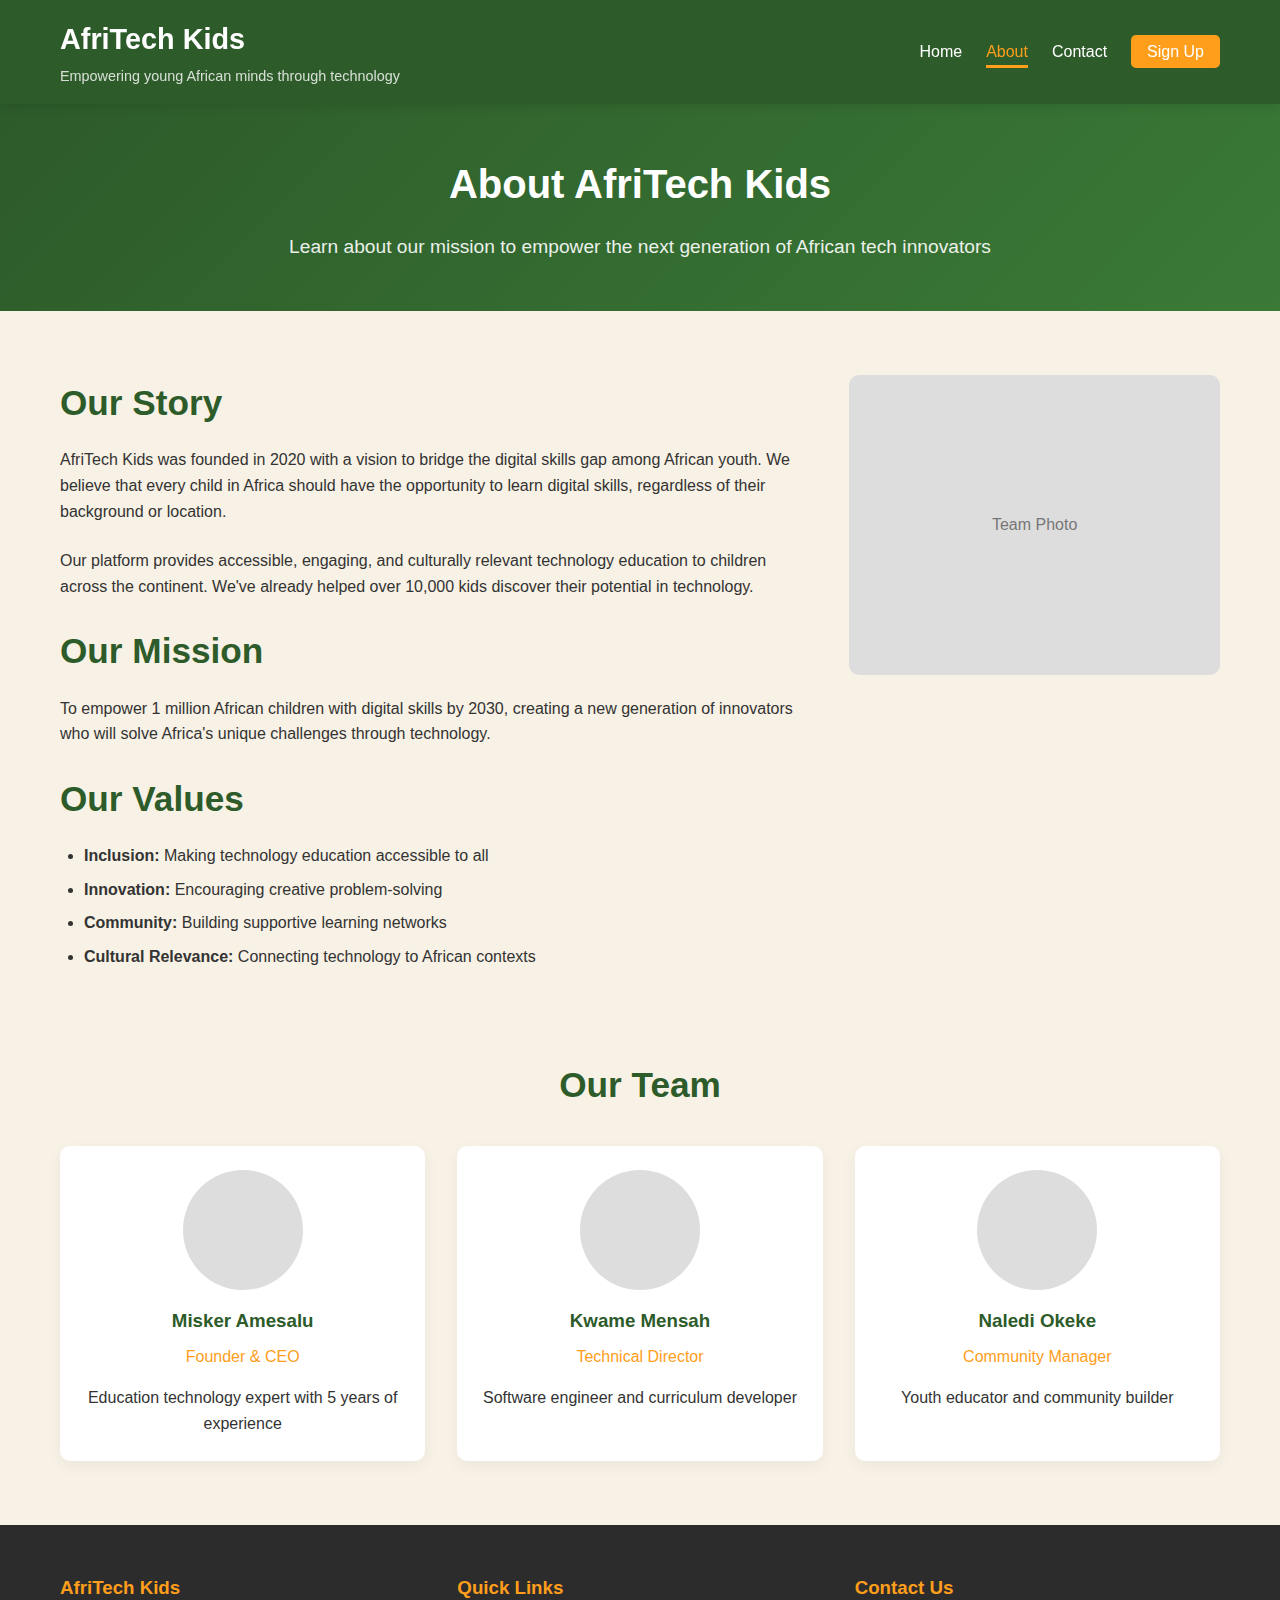
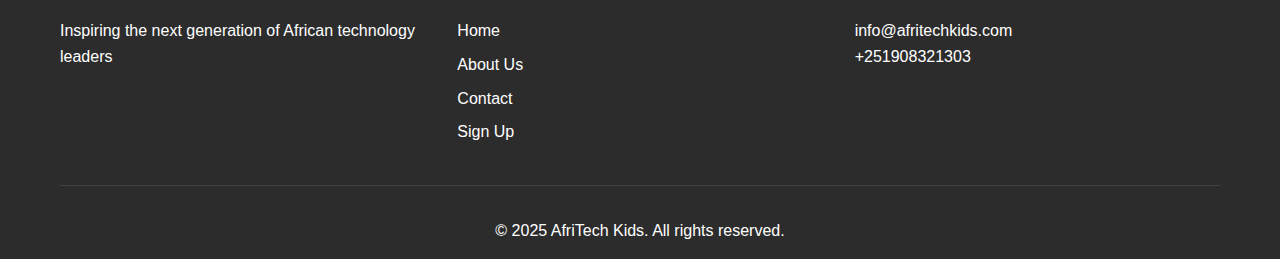
<file: week8/about.html>
<!DOCTYPE html>
<html lang="en">
<head>
    <meta charset="UTF-8">
    <meta name="viewport" content="width=device-width, initial-scale=1.0">
    <title>About Us - AfriTech Kids</title>
    <link rel="stylesheet" href="style.css">
</head>
<body>
    <header>
        <div class="container">
            <div class="logo">
                <h1>AfriTech Kids
                </h1>
                <p>Empowering young African minds through technology</p>
            </div>
            <nav>
                <ul>
                    <li><a href="index.html">Home</a></li>
                    <li><a href="about.html" class="active">About</a></li>
                    <li><a href="contact.html">Contact</a></li>
                    <li><a href="index.html#signup" class="btn">Sign Up</a></li>
                </ul>
            </nav>
        </div>
    </header>

    <main>
        <section class="page-hero">
            <div class="container">
                <h1>About AfriTech Kids</h1>
                <p>Learn about our mission to empower the next generation of African tech innovators</p>
            </div>
        </section>

        <section class="about-content">
            <div class="container">
                <div class="about-grid">
                    <div class="about-text">
                        <h2>Our Story</h2>
                        <p>AfriTech Kids was founded in 2020 with a vision to bridge the digital skills gap among African youth. We believe that every child in Africa should have the opportunity to learn digital skills, regardless of their background or location.</p>
                        
                        <p>Our platform provides accessible, engaging, and culturally relevant technology education to children across the continent. We've already helped over 10,000 kids discover their potential in technology.</p>
                        
                        <h2>Our Mission</h2>
                        <p>To empower 1 million African children with digital skills by 2030, creating a new generation of innovators who will solve Africa's unique challenges through technology.</p>
                        
                        <h2>Our Values</h2>
                        <ul>
                            <li><strong>Inclusion:</strong> Making technology education accessible to all</li>
                            <li><strong>Innovation:</strong> Encouraging creative problem-solving</li>
                            <li><strong>Community:</strong> Building supportive learning networks</li>
                            <li><strong>Cultural Relevance:</strong> Connecting technology to African contexts</li>
                        </ul>
                    </div>
                    
                    <div class="about-image">
                        <div class="image-placeholder">
                            <p>Team Photo</p>
                        </div>
                    </div>
                </div>
                
                <div class="team-section">
                    <h2>Our Team</h2>
                    <div class="team-grid">
                        <div class="team-member">
                            <div class="member-image"></div>
                            <h3>Misker Amesalu</h3>
                            <p class="role">Founder & CEO</p>
                            <p>Education technology expert with 5 years of experience</p>
                        </div>
                        <div class="team-member">
                            <div class="member-image"></div>
                            <h3>Kwame Mensah</h3>
                            <p class="role">Technical Director</p>
                            <p>Software engineer and curriculum developer</p>
                        </div>
                        <div class="team-member">
                            <div class="member-image"></div>
                            <h3>Naledi Okeke</h3>
                            <p class="role">Community Manager</p>
                            <p>Youth educator and community builder</p>
                        </div>
                    </div>
                </div>
            </div>
        </section>
    </main>

    <footer>
        <div class="container">
            <div class="footer-content">
                <div class="footer-section">
                    <h3>AfriTech Kids</h3>
                    <p>Inspiring the next generation of African technology leaders</p>
                </div>
                <div class="footer-section">
                    <h3>Quick Links</h3>
                    <ul>
                        <li><a href="index.html">Home</a></li>
                        <li><a href="about.html">About Us</a></li>
                        <li><a href="contact.html">Contact</a></li>
                        <li><a href="index.html#signup">Sign Up</a></li>
                    </ul>
                </div>
                <div class="footer-section">
                    <h3>Contact Us</h3>
                    <p>info@afritechkids.com</p>
                    <p>+251908321303</p>
                </div>
            </div>
            <div class="footer-bottom">
                <p>&copy; 2025 AfriTech Kids. All rights reserved.</p>
            </div>
        </div>
    </footer>

    <script src="script.js"></script>
</body>
</html>
</file>
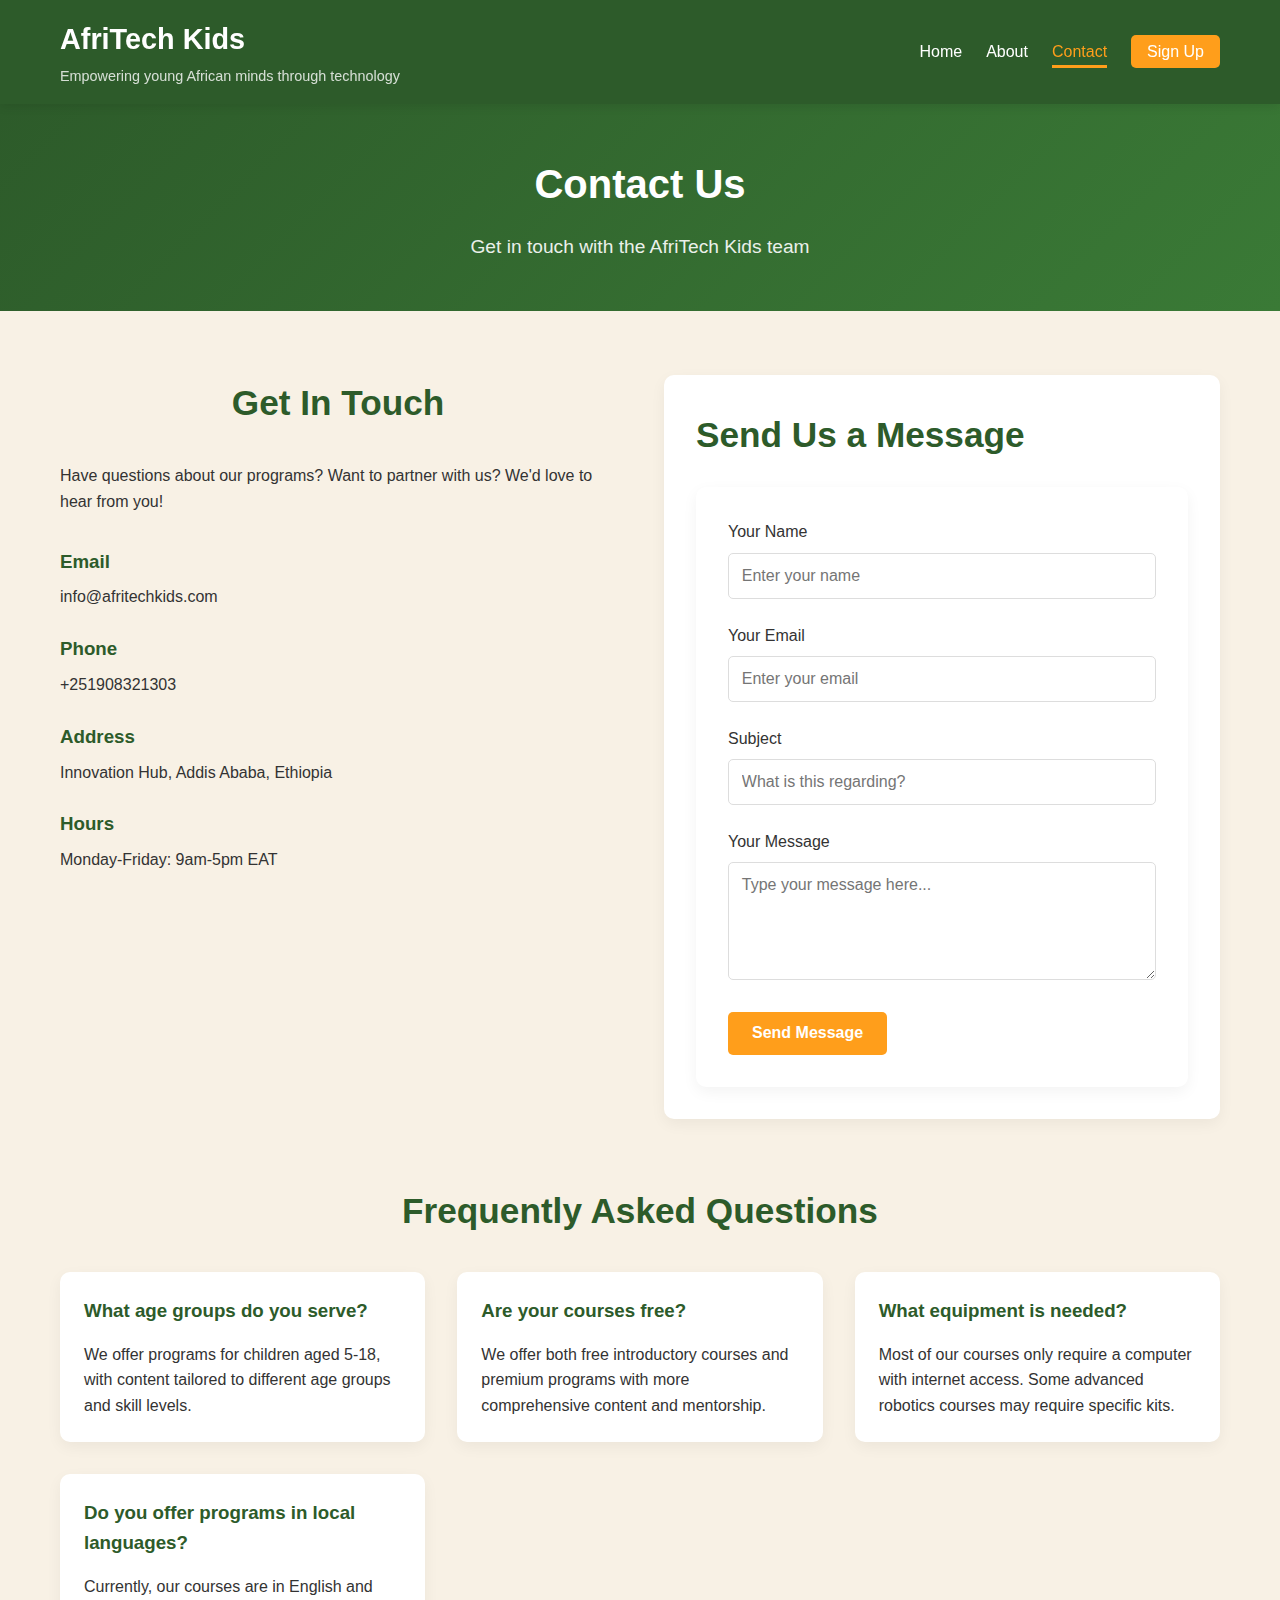
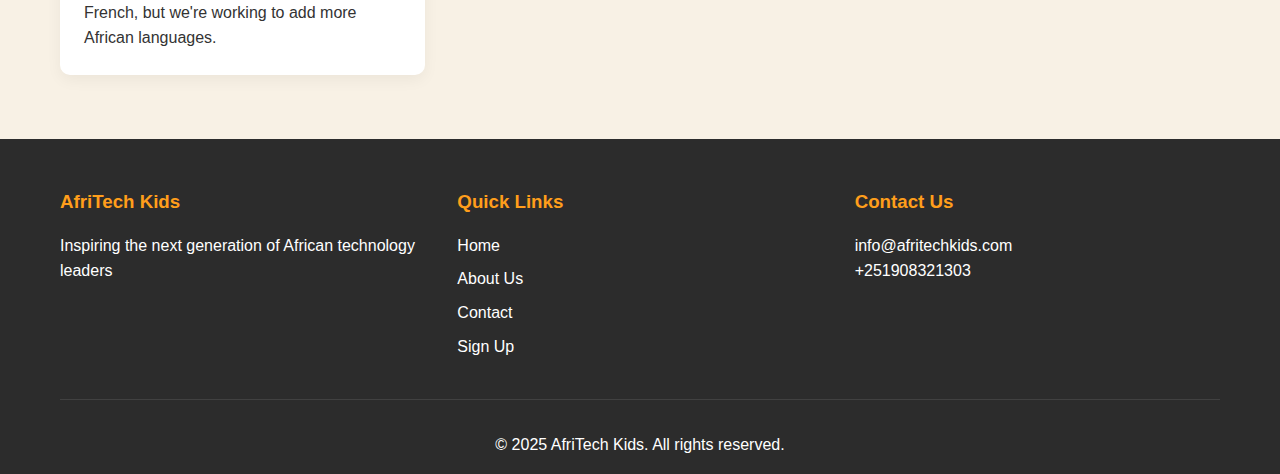
<file: week8/contact.html>
<!DOCTYPE html>
<html lang="en">
<head>
    <meta charset="UTF-8">
    <meta name="viewport" content="width=device-width, initial-scale=1.0">
    <title>Contact Us - AfriTech Kids</title>
    <link rel="stylesheet" href="style.css">
</head>
<body>
    <header>
        <div class="container">
            <div class="logo">
                <h1>AfriTech Kids</h1>
                <p>Empowering young African minds through technology</p>
            </div>
            <nav>
                <ul>
                    <li><a href="index.html">Home</a></li>
                    <li><a href="about.html">About</a></li>
                    <li><a href="contact.html" class="active">Contact</a></li>
                    <li><a href="index.html#signup" class="btn">Sign Up</a></li>
                </ul>
            </nav>
        </div>
    </header>

    <main>
        <section class="page-hero">
            <div class="container">
                <h1>Contact Us</h1>
                <p>Get in touch with the AfriTech Kids team</p>
            </div>
        </section>

        <section class="contact-content">
            <div class="container">
                <div class="contact-grid">
                    <div class="contact-info">
                        <h2>Get In Touch</h2>
                        <p>Have questions about our programs? Want to partner with us? We'd love to hear from you!</p>
                        
                        <div class="contact-details">
                            <div class="contact-item">
                                <h3>Email</h3>
                                <p>info@afritechkids.com</p>
                            </div>
                            <div class="contact-item">
                                <h3>Phone</h3>
                                <p>+251908321303</p>
                            </div>
                            <div class="contact-item">
                                <h3>Address</h3>
                                <p>Innovation Hub, Addis Ababa, Ethiopia</p>
                            </div>
                            <div class="contact-item">
                                <h3>Hours</h3>
                                <p>Monday-Friday: 9am-5pm EAT</p>
                            </div>
                        </div>
                    </div>
                    
                    <div class="contact-form">
                        <h2>Send Us a Message</h2>
                        <form id="contact-form">
                            <div class="form-group">
                                <label for="contact-name">Your Name</label>
                                <input type="text" id="contact-name" placeholder="Enter your name" required>
                            </div>
                            
                            <div class="form-group">
                                <label for="contact-email">Your Email</label>
                                <input type="email" id="contact-email" placeholder="Enter your email" required>
                            </div>
                            
                            <div class="form-group">
                                <label for="contact-subject">Subject</label>
                                <input type="text" id="contact-subject" placeholder="What is this regarding?">
                            </div>
                            
                            <div class="form-group">
                                <label for="contact-message">Your Message</label>
                                <textarea id="contact-message" rows="5" placeholder="Type your message here..." required></textarea>
                            </div>
                            
                            <button type="submit" class="cta-button">Send Message</button>
                            <div class="success-message" id="contact-success">Message sent successfully! We'll get back to you soon.</div>
                        </form>
                    </div>
                </div>
                
                <div class="faq-section">
                    <h2>Frequently Asked Questions</h2>
                    <div class="faq-grid">
                        <div class="faq-item">
                            <h3>What age groups do you serve?</h3>
                            <p>We offer programs for children aged 5-18, with content tailored to different age groups and skill levels.</p>
                        </div>
                        <div class="faq-item">
                            <h3>Are your courses free?</h3>
                            <p>We offer both free introductory courses and premium programs with more comprehensive content and mentorship.</p>
                        </div>
                        <div class="faq-item">
                            <h3>What equipment is needed?</h3>
                            <p>Most of our courses only require a computer with internet access. Some advanced robotics courses may require specific kits.</p>
                        </div>
                        <div class="faq-item">
                            <h3>Do you offer programs in local languages?</h3>
                            <p>Currently, our courses are in English and French, but we're working to add more African languages.</p>
                        </div>
                    </div>
                </div>
            </div>
        </section>
    </main>

    <footer>
        <div class="container">
            <div class="footer-content">
                <div class="footer-section">
                    <h3>AfriTech Kids</h3>
                    <p>Inspiring the next generation of African technology leaders</p>
                </div>
                <div class="footer-section">
                    <h3>Quick Links</h3>
                    <ul>
                        <li><a href="index.html">Home</a></li>
                        <li><a href="about.html">About Us</a></li>
                        <li><a href="contact.html">Contact</a></li>
                        <li><a href="index.html#signup">Sign Up</a></li>
                    </ul>
                </div>
                <div class="footer-section">
                    <h3>Contact Us</h3>
                    <p>info@afritechkids.com</p>
                    <p>+251908321303</p>
                </div>
            </div>
            <div class="footer-bottom">
                <p>&copy; 2025 AfriTech Kids. All rights reserved.</p>
            </div>
        </div>
    </footer>

    <script src="script.js"></script>
</body>
</html>
</file>
<file: week3/styles.css>
/* Universal selector */
* {
  font-family: 'Segoe UI', Tahoma, Geneva, Verdana, sans-serif;
  font-size: 20px;
  font-weight: lighter;
  text-align: right;
  text-transform: uppercase;
  letter-spacing: 5px;
  line-height: 2;
  box-sizing: border-box;
}

/* Element selector */
h1 {
  color: navy;
  text-align: center;
}

/* Paragraph selector */
p {
  font-size: 18px;
  color: red;
  border-radius: 5px; /* Rounded corners */
}

/* ID selector */
#heading-one {
  font-size: 30px;
  color: chartreuse;
}

/* Class selector */
.text-highlight {
  background-color: yellow;
  padding: 10px;       /* Padding: inside space */
  border: 2px solid black; /* Border */
  margin: 10px 0;      /* Margin: outside space */
}

/* Attribute selector */
a[target="_blank"] {
  color: blue;
  text-decoration: none;
  font-weight: bold;
}

/* Pseudo-class */
a:hover {
  color: orange;
}

/* Pseudo-element */
h1::after {
  content: " ✨";
}

/* Body styling */
body {
  background-color: #f0f8ff;
}
</file>
<file: week4/style.css>
/* ===============================
   Global Styles
=================================*/
* {
  margin: 0;
  padding: 0;
  box-sizing: border-box;
}

body {
  font-family: Arial, Helvetica, sans-serif;
  line-height: 1.6;
  color: #333;
  background-color: #f9f9f9;
}

/* Container spacing */
section {
  padding: 2rem 1rem;
}

/* Buttons */
.btn {
  padding: 0.75rem 1.5rem;
  background: red;
  color: #fff;
  border: none;
  border-radius: 0.5rem;
  cursor: pointer;
  font-size: 1rem;
  transition: background 0.3s ease-in-out;
}

.btn:hover {
  background: #005fa3;
}

/* ===============================
   Header & Navigation (Flexbox)
=================================*/
.header {
  display: flex;
  justify-content: space-between;
  align-items: center;
  background:green;
  padding: 1rem 2rem;
  color: #fff;
}

.logo {
  font-size: 1.5rem;
  font-weight: bold;
}

.nav-list {
  list-style: none;
  display: flex;
  gap: 1.5rem;
}

.nav-list a {
  text-decoration: none;
  color: #fff;
  font-weight: 500;
  transition: color 0.3s;
}

.nav-list a:hover {
  color: #ffdd57;
}

/* ===============================
   Hero Section
=================================*/
.hero {
  text-align: center;
  padding: 4rem 2rem;
  background: linear-gradient(to right, #0077cc, #00aaff);
  color: #fff;
}

.hero h2 {
  font-size: 2rem;
  margin-bottom: 1rem;
}

.hero p {
  font-size: 1.1rem;
  margin-bottom: 2rem;
}

/* ===============================
   Grid Section (Cards Layout)
=================================*/
.grid-section {
  display: grid;
  grid-template-columns: repeat(4, 1fr);
  gap: 1.5rem;
  padding: 2rem;
}

.grid-item {
  background: goldenrod;
  padding: 2rem;
  border-radius: 0.75rem;
  box-shadow: 0 4px 6px rgba(0,0,0,0.1);
  text-align: center;
  font-weight: 600;
}

/* ===============================
   Footer
=================================*/
.footer {
  background: #0077cc;
  color: #fff;
  text-align: center;
  padding: 1.5rem;
  margin-top: 2rem;
  font-size: 0.9rem;
}

/* ===============================
   Responsive Design
=================================*/

/* Tablets (768px and below) */
@media (max-width: 768px) {
  .nav-list {
    gap: 1rem;
    font-size: 0.9rem;
  }

  .hero h2 {
    font-size: 1.75rem;
  }

  .grid-section {
    grid-template-columns: repeat(2, 1fr);
  }
}

/* Mobile (480px and below) */
@media (max-width: 480px) {
  .header {
    flex-direction: column;
    text-align: center;
  }

  .nav-list {
    flex-direction: column;
    gap: 0.75rem;
    margin-top: 1rem;
  }

  .hero {
    padding: 3rem 1rem;
  }

  .hero h2 {
    font-size: 1.5rem;
  }

  .grid-section {
    grid-template-columns: 1fr;
  }
}
</file>
<file: week5/style.css>
body {
  font-family: Arial, sans-serif;
  margin: 20px;
  background: #f9f9f9;
  color: #333;
}

button {
  margin: 5px;
  padding: 10px;
  cursor: pointer;
  border: none;
  background: #4caf50;
  color: white;
  border-radius: 5px;
}

button:hover {
  background: #45a049;
}
</file>
<file: week6/style.css>
/* style.css */
:root {
    --primary: #FF9E1B;
    --secondary: #2D5B2A;
    --accent: #E13C2D;
    --dark: #2C2C2C;
    --light: #F8F1E5;
    --text: #333333;
}

* {
    margin: 0;
    padding: 0;
    box-sizing: border-box;
    font-family: 'Segoe UI', Tahoma, Geneva, Verdana, sans-serif;
}

body {
    background-color: var(--light);
    color: var(--text);
    line-height: 1.6;
}

.container {
    max-width: 1200px;
    margin: 0 auto;
    padding: 0 20px;
}

header {
    background-color: var(--secondary);
    color: white;
    padding: 1rem 0;
    box-shadow: 0 2px 10px rgba(0, 0, 0, 0.1);
}

header .container {
    display: flex;
    justify-content: space-between;
    align-items: center;
}

.logo h1 {
    font-size: 1.8rem;
    margin-bottom: 0.2rem;
}

.logo p {
    font-size: 0.9rem;
    opacity: 0.8;
}

nav ul {
    display: flex;
    list-style: none;
}

nav li {
    margin-left: 1.5rem;
}

nav a {
    color: white;
    text-decoration: none;
    font-weight: 500;
    transition: color 0.3s;
}

nav a:hover {
    color: var(--primary);
}

.btn {
    background-color: var(--primary);
    padding: 0.5rem 1rem;
    border-radius: 5px;
    transition: background-color 0.3s;
}

.btn:hover {
    background-color: #E58916;
}

.hero {
    background: linear-gradient(135deg, var(--secondary) 0%, #3A7A36 100%);
    color: white;
    padding: 3rem 0;
}

.hero .container {
    display: flex;
    align-items: center;
    gap: 2rem;
}

.hero-content {
    flex: 1;
}

.hero-content h2 {
    font-size: 2.5rem;
    margin-bottom: 1rem;
}

.hero-content p {
    font-size: 1.2rem;
    margin-bottom: 2rem;
    opacity: 0.9;
}

.cta-button {
    background-color: var(--primary);
    color: white;
    border: none;
    padding: 0.8rem 1.5rem;
    border-radius: 5px;
    font-size: 1rem;
    font-weight: 600;
    cursor: pointer;
    transition: background-color 0.3s, transform 0.3s;
}

.cta-button:hover {
    background-color: #E58916;
    transform: translateY(-2px);
}

.hero-image {
    flex: 1;
    display: flex;
    justify-content: center;
}

.placeholder-image {
    width: 100%;
    height: 300px;
    background-color: rgba(255, 255, 255, 0.2);
    border-radius: 10px;
    display: flex;
    align-items: center;
    justify-content: center;
    font-style: italic;
}

section {
    padding: 4rem 0;
}

h2 {
    text-align: center;
    font-size: 2.2rem;
    margin-bottom: 2rem;
    color: var(--secondary);
}

.course-grid {
    display: grid;
    grid-template-columns: repeat(auto-fit, minmax(250px, 1fr));
    gap: 2rem;
}

.course-card {
    background-color: white;
    border-radius: 10px;
    padding: 1.5rem;
    text-align: center;
    box-shadow: 0 5px 15px rgba(0, 0, 0, 0.05);
    transition: transform 0.3s, box-shadow 0.3s;
}

.course-card:hover {
    transform: translateY(-5px);
    box-shadow: 0 10px 25px rgba(0, 0, 0, 0.1);
}

.course-icon {
    font-size: 3rem;
    margin-bottom: 1rem;
}

.course-card h3 {
    font-size: 1.3rem;
    margin-bottom: 1rem;
    color: var(--secondary);
}

.course-card p {
    margin-bottom: 1.5rem;
}

.course-btn {
    background-color: var(--secondary);
    color: white;
    border: none;
    padding: 0.5rem 1rem;
    border-radius: 5px;
    cursor: pointer;
    transition: background-color 0.3s;
}

.course-btn:hover {
    background-color: #3A7A36;
}

.signup {
    background-color: #F0E6D8;
}

.signup p {
    text-align: center;
    max-width: 600px;
    margin: 0 auto 2rem;
}

form {
    max-width: 600px;
    margin: 0 auto;
    background-color: white;
    padding: 2rem;
    border-radius: 10px;
    box-shadow: 0 5px 15px rgba(0, 0, 0, 0.05);
}

.form-group {
    margin-bottom: 1.5rem;
}

label {
    display: block;
    margin-bottom: 0.5rem;
    font-weight: 500;
}

input, select, textarea {
    width: 100%;
    padding: 0.8rem;
    border: 1px solid #ddd;
    border-radius: 5px;
    font-size: 1rem;
}

.interests {
    display: grid;
    grid-template-columns: repeat(2, 1fr);
    gap: 0.5rem;
    margin-top: 0.5rem;
}

.interests label {
    display: flex;
    align-items: center;
    font-weight: normal;
}

.interests input {
    width: auto;
    margin-right: 0.5rem;
}

.error {
    color: var(--accent);
    font-size: 0.85rem;
    margin-top: 0.25rem;
    display: none;
}

.success-message {
    color: var(--secondary);
    font-weight: 500;
    margin-top: 1rem;
    text-align: center;
    display: none;
}

.interactive-content {
    display: grid;
    grid-template-columns: 2fr 1fr;
    gap: 2rem;
}

.editor, .preview {
    background-color: white;
    border-radius: 10px;
    overflow: hidden;
    box-shadow: 0 5px 15px rgba(0, 0, 0, 0.05);
}

.editor-header, .preview-header {
    background-color: var(--secondary);
    color: white;
    padding: 0.8rem 1rem;
    font-weight: 500;
}

#html-editor {
    width: 100%;
    height: 200px;
    padding: 1rem;
    border: none;
    resize: vertical;
    font-family: monospace;
}

#run-code {
    background-color: var(--primary);
    color: white;
    border: none;
    padding: 0.5rem 1rem;
    margin: 0.5rem;
    border-radius: 5px;
    cursor: pointer;
}

#preview-frame {
    width: 100%;
    height: 200px;
    border: none;
}

.achievement-system {
    background-color: white;
    border-radius: 10px;
    padding: 1.5rem;
    box-shadow: 0 5px 15px rgba(0, 0, 0, 0.05);
}

.badges {
    display: flex;
    justify-content: space-around;
    margin: 1.5rem 0;
}

.badge {
    text-align: center;
    opacity: 0.5;
    transition: opacity 0.3s;
}

.badge.unlocked {
    opacity: 1;
}

.badge-icon {
    font-size: 2.5rem;
    margin-bottom: 0.5rem;
}

#earn-badge {
    background-color: var(--secondary);
    color: white;
    border: none;
    padding: 0.8rem 1.5rem;
    border-radius: 5px;
    width: 100%;
    cursor: pointer;
    font-weight: 500;
    transition: background-color 0.3s;
}

#earn-badge:hover {
    background-color: #3A7A36;
}

footer {
    background-color: var(--dark);
    color: white;
    padding: 3rem 0 1rem;
}

.footer-content {
    display: grid;
    grid-template-columns: repeat(auto-fit, minmax(250px, 1fr));
    gap: 2rem;
    margin-bottom: 2rem;
}

.footer-section h3 {
    margin-bottom: 1rem;
    color: var(--primary);
}

.footer-section ul {
    list-style: none;
}

.footer-section li {
    margin-bottom: 0.5rem;
}

.footer-section a {
    color: white;
    text-decoration: none;
    transition: color 0.3s;
}

.footer-section a:hover {
    color: var(--primary);
}

.footer-bottom {
    text-align: center;
    padding-top: 2rem;
    border-top: 1px solid rgba(255, 255, 255, 0.1);
}

@media (max-width: 768px) {
    .hero .container {
        flex-direction: column;
    }
    
    .interactive-content {
        grid-template-columns: 1fr;
    }
    
    nav ul {
        flex-direction: column;
        gap: 0.5rem;
    }
}
</file>
<file: week7/styles.css>
/* Base Styles */
:root {
    --primary: #FF9E1B;
    --secondary: #2D5B2A;
    --accent: #E13C2D;
    --dark: #2C2C2C;
    --light: #F8F1E5;
    --text: #333333;
    --african-pattern: url("data:image/svg+xml,%3Csvg width='60' height='60' viewBox='0 0 60 60' xmlns='http://www.w3.org/2000/svg'%3E%3Cg fill='none' fill-rule='evenodd'%3E%3Cg fill='%23FF9E1B' fill-opacity='0.2'%3E%3Cpath d='M36 34v-4h-2v4h-4v2h4v4h2v-4h4v-2h-4zm0-30V0h-2v4h-4v2h4v4h2V6h4V4h-4zM6 34v-4H4v4H0v2h4v4h2v-4h4v-2H6zM6 4V0H4v4H0v2h4v4h2V6h4V4H6z'/%3E%3C/g%3E%3C/g%3E%3C/svg%3E");
}

* {
    margin: 0;
    padding: 0;
    box-sizing: border-box;
    font-family: 'Segoe UI', Tahoma, Geneva, Verdana, sans-serif;
}

body {
    background-color: var(--light);
    color: var(--text);
    line-height: 1.6;
    background-image: var(--african-pattern);
}

.container {
    max-width: 1200px;
    margin: 0 auto;
    padding: 0 20px;
}

/* Header Styles with Transitions */
header {
    background-color: var(--secondary);
    color: white;
    padding: 1rem 0;
    box-shadow: 0 2px 10px rgba(0, 0, 0, 0.1);
    position: sticky;
    top: 0;
    z-index: 100;
    transition: padding 0.3s ease;
}

header .container {
    display: flex;
    justify-content: space-between;
    align-items: center;
}

.logo h1 {
    font-size: 1.8rem;
    margin-bottom: 0.2rem;
    animation: colorShift 5s infinite alternate;
}

.logo p {
    font-size: 0.9rem;
    opacity: 0.8;
}

nav ul {
    display: flex;
    list-style: none;
    transition: transform 0.3s ease;
}

nav li {
    margin-left: 1.5rem;
}

nav a {
    color: white;
    text-decoration: none;
    font-weight: 500;
    transition: color 0.3s;
    position: relative;
}

nav a::after {
    content: '';
    position: absolute;
    width: 0;
    height: 2px;
    bottom: -5px;
    left: 0;
    background-color: var(--primary);
    transition: width 0.3s ease;
}

nav a:hover::after {
    width: 100%;
}

nav a:hover {
    color: var(--primary);
}

.btn {
    background-color: var(--primary);
    padding: 0.5rem 1rem;
    border-radius: 5px;
    transition: background-color 0.3s, transform 0.3s;
}

.btn:hover {
    background-color: #E58916;
    transform: translateY(-2px);
}

.mobile-menu-btn {
    display: none;
    flex-direction: column;
    justify-content: space-around;
    width: 30px;
    height: 30px;
    background: transparent;
    border: none;
    cursor: pointer;
    padding: 0;
}

.mobile-menu-btn span {
    width: 30px;
    height: 3px;
    background: white;
    border-radius: 5px;
    transition: all 0.3s linear;
    transform-origin: center;
}

/* Hero Section with Animations */
.hero {
    background: linear-gradient(135deg, var(--secondary) 0%, #3A7A36 100%);
    color: white;
    padding: 3rem 0;
    position: relative;
    overflow: hidden;
}

.hero .container {
    display: flex;
    align-items: center;
    gap: 2rem;
}

.hero-content {
    flex: 1;
    opacity: 0;
    transform: translateY(20px);
    animation: fadeInUp 1s ease forwards;
}

.hero-content p:first-of-type {
    font-size: 1.5rem;
    font-weight: bold;
    margin-bottom: 1rem;
    color: var(--primary);
}

.hero-content p:last-of-type {
    font-size: 1.2rem;
    margin-bottom: 2rem;
    opacity: 0.9;
}

.cta-button {
    background-color: var(--primary);
    color: white;
    border: none;
    padding: 0.8rem 1.5rem;
    border-radius: 5px;
    font-size: 1rem;
    font-weight: 600;
    cursor: pointer;
    transition: background-color 0.3s, transform 0.3s;
    position: relative;
    overflow: hidden;
}

.cta-button::before {
    content: '';
    position: absolute;
    top: 0;
    left: -100%;
    width: 100%;
    height: 100%;
    background: linear-gradient(90deg, transparent, rgba(255,255,255,0.2), transparent);
    transition: 0.5s;
}

.cta-button:hover::before {
    left: 100%;
}

.cta-button:hover {
    background-color: #E58916;
    transform: translateY(-2px);
}

.hero-image {
    flex: 1;
    display: flex;
    justify-content: center;
    align-items: center;
}

.hero-image-placeholder {
    width: 100%;
    height: 300px;
    background: linear-gradient(45deg, var(--primary), var(--accent));
    border-radius: 10px;
    display: flex;
    align-items: center;
    justify-content: center;
    position: relative;
    overflow: hidden;
}

.floating-icon {
    position: absolute;
    font-size: 3rem;
    animation: float 3s ease-in-out infinite;
}

#floating-icon-1 {
    top: 20%;
    left: 30%;
    animation-delay: 0s;
}

#floating-icon-2 {
    top: 50%;
    left: 50%;
    animation-delay: 1s;
}

#floating-icon-3 {
    top: 30%;
    left: 70%;
    animation-delay: 2s;
}

/* Courses Section */
section {
    padding: 4rem 0;
}

h2 {
    text-align: center;
    font-size: 2.2rem;
    margin-bottom: 2rem;
    color: var(--secondary);
    position: relative;
}

h2::after {
    content: "";
    position: absolute;
    bottom: -10px;
    left: 50%;
    transform: translateX(-50%);
    width: 60px;
    height: 4px;
    background-color: var(--primary);
    border-radius: 2px;
}

.course-grid {
    display: grid;
    grid-template-columns: repeat(auto-fit, minmax(250px, 1fr));
    gap: 2rem;
}

.course-card {
    background-color: white;
    border-radius: 10px;
    padding: 1.5rem;
    text-align: center;
    box-shadow: 0 5px 15px rgba(0, 0, 0, 0.05);
    transition: transform 0.3s, box-shadow 0.3s;
    position: relative;
    overflow: hidden;
    cursor: pointer;
}

.course-card::before {
    content: "";
    position: absolute;
    top: 0;
    left: 0;
    width: 100%;
    height: 5px;
    background: linear-gradient(90deg, var(--primary), var(--accent));
}

.course-card:hover {
    transform: translateY(-5px) scale(1.02);
    box-shadow: 0 10px 25px rgba(0, 0, 0, 0.1);
}

.course-icon {
    font-size: 3rem;
    margin-bottom: 1rem;
    transition: transform 0.3s;
}

.course-card:hover .course-icon {
    transform: scale(1.2) rotate(5deg);
}

.course-card h3 {
    font-size: 1.3rem;
    margin-bottom: 1rem;
    color: var(--secondary);
}

.course-card p {
    margin-bottom: 1.5rem;
}

.course-btn {
    background-color: var(--secondary);
    color: white;
    border: none;
    padding: 0.5rem 1rem;
    border-radius: 5px;
    cursor: pointer;
    transition: background-color 0.3s, transform 0.3s;
}

.course-btn:hover {
    background-color: #3A7A36;
    transform: scale(1.05);
}

/* Signup Section */
.signup {
    background-color: #F0E6D8;
}

.signup p {
    text-align: center;
    max-width: 600px;
    margin: 0 auto 2rem;
}

form {
    max-width: 600px;
    margin: 0 auto;
    background-color: white;
    padding: 2rem;
    border-radius: 10px;
    box-shadow: 0 5px 15px rgba(0, 0, 0, 0.05);
}

.form-group {
    margin-bottom: 1.5rem;
    position: relative;
}

label {
    display: block;
    margin-bottom: 0.5rem;
    font-weight: 500;
}

input, select, textarea {
    width: 100%;
    padding: 0.8rem;
    border: 1px solid #ddd;
    border-radius: 5px;
    font-size: 1rem;
    transition: border-color 0.3s, box-shadow 0.3s;
}

input:focus, select:focus, textarea:focus {
    outline: none;
    border-color: var(--primary);
    box-shadow: 0 0 0 2px rgba(255, 158, 27, 0.2);
}

.interests {
    display: grid;
    grid-template-columns: repeat(2, 1fr);
    gap: 0.5rem;
    margin-top: 0.5rem;
}

.interests label {
    display: flex;
    align-items: center;
    font-weight: normal;
    transition: transform 0.2s;
}

.interests label:hover {
    transform: translateX(5px);
}

.interests input {
    width: auto;
    margin-right: 0.5rem;
}

.error {
    color: var(--accent);
    font-size: 0.85rem;
    margin-top: 0.25rem;
    display: none;
    animation: shake 0.5s ease;
}

.success-message {
    color: var(--secondary);
    font-weight: 500;
    margin-top: 1rem;
    text-align: center;
    display: none;
    padding: 1rem;
    background-color: rgba(45, 91, 42, 0.1);
    border-radius: 5px;
    animation: fadeIn 0.5s ease;
}

/* Interactive Section */
.interactive-content {
    display: grid;
    grid-template-columns: 2fr 1fr;
    gap: 2rem;
}

.editor, .preview {
    background-color: white;
    border-radius: 10px;
    overflow: hidden;
    box-shadow: 0 5px 15px rgba(0, 0, 0, 0.05);
}

.editor-header, .preview-header {
    background-color: var(--secondary);
    color: white;
    padding: 0.8rem 1rem;
    font-weight: 500;
}

#html-editor {
    width: 100%;
    height: 200px;
    padding: 1rem;
    border: none;
    resize: vertical;
    font-family: monospace;
    background-color: #f8f9fa;
    transition: background-color 0.3s;
}

#html-editor:focus {
    background-color: #fff;
}

#run-code {
    background-color: var(--primary);
    color: white;
    border: none;
    padding: 0.5rem 1rem;
    margin: 0.5rem;
    border-radius: 5px;
    cursor: pointer;
    transition: background-color 0.3s, transform 0.3s;
}

#run-code:hover {
    background-color: #E58916;
    transform: scale(1.05);
}

#preview-frame {
    width: 100%;
    height: 200px;
    border: none;
    background-color: white;
}

.achievement-system {
    background-color: white;
    border-radius: 10px;
    padding: 1.5rem;
    box-shadow: 0 5px 15px rgba(0, 0, 0, 0.05);
}

.badges {
    display: flex;
    justify-content: space-around;
    margin: 1.5rem 0;
}

.badge {
    text-align: center;
    opacity: 0.3;
    transition: opacity 0.3s, transform 0.3s;
    cursor: pointer;
}

.badge.unlocked {
    opacity: 1;
    transform: scale(1.1);
}

.badge-icon {
    font-size: 2.5rem;
    margin-bottom: 0.5rem;
    transition: transform 0.3s;
}

.badge:hover .badge-icon {
    transform: scale(1.2);
}

#earn-badge {
    background-color: var(--secondary);
    color: white;
    border: none;
    padding: 0.8rem 1.5rem;
    border-radius: 5px;
    width: 100%;
    cursor: pointer;
    font-weight: 500;
    transition: background-color 0.3s, transform 0.3s;
}

#earn-badge:hover {
    background-color: #3A7A36;
    transform: translateY(-2px);
}

/* Footer */
footer {
    background-color: var(--dark);
    color: white;
    padding: 3rem 0 1rem;
}

.footer-content {
    display: grid;
    grid-template-columns: repeat(auto-fit, minmax(250px, 1fr));
    gap: 2rem;
    margin-bottom: 2rem;
}

.footer-section h3 {
    margin-bottom: 1rem;
    color: var(--primary);
}

.footer-section ul {
    list-style: none;
}

.footer-section li {
    margin-bottom: 0.5rem;
}

.footer-section a {
    color: white;
    text-decoration: none;
    transition: color 0.3s;
}

.footer-section a:hover {
    color: var(--primary);
}

.footer-bottom {
    text-align: center;
    padding-top: 2rem;
    border-top: 1px solid rgba(255, 255, 255, 0.1);
}

/* Confetti animation */
.confetti {
    position: fixed;
    width: 10px;
    height: 10px;
    background-color: var(--primary);
    opacity: 0;
    z-index: 1000;
    animation: confettiFall 5s ease-out forwards;
}

/* Keyframe Animations */
@keyframes fadeInUp {
    from {
        opacity: 0;
        transform: translateY(20px);
    }
    to {
        opacity: 1;
        transform: translateY(0);
    }
}

@keyframes float {
    0% {
        transform: translateY(0) rotate(0deg);
    }
    50% {
        transform: translateY(-10px) rotate(5deg);
    }
    100% {
        transform: translateY(0) rotate(0deg);
    }
}

@keyframes confettiFall {
    0% {
        transform: translateY(-100vh) rotate(0deg);
        opacity: 1;
    }
    100% {
        transform: translateY(100vh) rotate(360deg);
        opacity: 0;
    }
}

@keyframes badgeUnlock {
    0% {
        transform: scale(1);
    }
    50% {
        transform: scale(1.3);
    }
    100% {
        transform: scale(1.1);
    }
}

@keyframes shake {
    0%, 100% { transform: translateX(0); }
    10%, 30%, 50%, 70%, 90% { transform: translateX(-5px); }
    20%, 40%, 60%, 80% { transform: translateX(5px); }
}

@keyframes fadeIn {
    from { opacity: 0; }
    to { opacity: 1; }
}

@keyframes colorShift {
    0% { color: var(--primary); }
    50% { color: var(--accent); }
    100% { color: var(--secondary); }
}

/* Particle animation for background */
.particle {
    position: absolute;
    border-radius: 50%;
    opacity: 0.3;
    animation: floatParticle 15s infinite linear;
}

@keyframes floatParticle {
    0% {
        transform: translateY(0) translateX(0) rotate(0deg);
    }
    100% {
        transform: translateY(-100vh) translateX(100px) rotate(360deg);
    }
}

/* Responsive Design */
@media (max-width: 768px) {
    .hero .container {
        flex-direction: column;
    }
    
    .interactive-content {
        grid-template-columns: 1fr;
    }
    
    .mobile-menu-btn {
        display: flex;
    }
    
    nav ul {
        display: none;
        flex-direction: column;
        position: absolute;
        top: 100%;
        left: 0;
        width: 100%;
        background-color: var(--secondary);
        padding: 1rem;
        box-shadow: 0 5px 15px rgba(0, 0, 0, 0.1);
    }
    
    nav ul.show {
        display: flex;
    }
    
    nav li {
        margin: 0.5rem 0;
    }
    
    .interests {
        grid-template-columns: 1fr;
    }
}
</file>
<file: week8/style.css>
:root {
    --primary: #FF9E1B;
    --secondary: #2D5B2A;
    --accent: #E13C2D;
    --dark: #2C2C2C;
    --light: #F8F1E5;
    --text: #333333;
}

* {
    margin: 0;
    padding: 0;
    box-sizing: border-box;
    font-family: 'Segoe UI', Tahoma, Geneva, Verdana, sans-serif;
}

body {
    background-color: var(--light);
    color: var(--text);
    line-height: 1.6;
}

.container {
    max-width: 1200px;
    margin: 0 auto;
    padding: 0 20px;
}

img {
    width: 100%;
    height: auto;
    display: block;
}

/* Header Styles */
header {
    background-color: var(--secondary);
    color: white;
    padding: 1rem 0;
    box-shadow: 0 2px 10px rgba(0, 0, 0, 0.1);
    position: sticky;
    top: 0;
    z-index: 100;
}

header .container {
    display: flex;
    justify-content: space-between;
    align-items: center;
}

.logo h1 {
    font-size: 1.8rem;
    margin-bottom: 0.2rem;
}

.logo p {
    font-size: 0.9rem;
    opacity: 0.8;
}

nav ul {
    display: flex;
    list-style: none;
}

nav li {
    margin-left: 1.5rem;
}

nav a {
    color: white;
    text-decoration: none;
    font-weight: 500;
    transition: color 0.3s;
    padding: 0.5rem 0;
    position: relative;
}

nav a:hover, nav a.active {
    color: var(--primary);
}

nav a.active::after {
    content: '';
    position: absolute;
    bottom: 0;
    left: 0;
    width: 100%;
    height: 3px;
    background-color: var(--primary);
}

.btn {
    background-color: var(--primary);
    padding: 0.5rem 1rem;
    border-radius: 5px;
    transition: background-color 0.3s;
}

.btn:hover {
    background-color: #E58916;
}

/* Hero Section */
.hero {
    background: linear-gradient(135deg, var(--secondary) 0%, #3A7A36 100%);
    color: white;
    padding: 3rem 0;
}

.hero .container {
    display: flex;
    align-items: center;
    gap: 2rem;
}

.hero-content {
    flex: 1;
}

.hero-content h2 {
    font-size: 2.5rem;
    margin-bottom: 1rem;
}

.hero-content p {
    font-size: 1.2rem;
    margin-bottom: 2rem;
    opacity: 0.9;
}

.cta-button {
    background-color: var(--primary);
    color: white;
    border: none;
    padding: 0.8rem 1.5rem;
    border-radius: 5px;
    font-size: 1rem;
    font-weight: 600;
    cursor: pointer;
    transition: background-color 0.3s, transform 0.3s;
}

.cta-button:hover {
    background-color: #E58916;
    transform: translateY(-2px);
}

.hero-image {
    flex: 1;
    display: flex;
    justify-content: center;
}

.hero-image img {
    max-width: 100%;
    border-radius: 10px;
    box-shadow: 0 10px 30px rgba(0, 0, 0, 0.2);
}

/* Page Hero (for About and Contact pages) */
.page-hero {
    background: linear-gradient(135deg, var(--secondary) 0%, #3A7A36 100%);
    color: white;
    padding: 3rem 0;
    text-align: center;
}

.page-hero h1 {
    font-size: 2.5rem;
    margin-bottom: 1rem;
}

.page-hero p {
    font-size: 1.2rem;
    opacity: 0.9;
}

/* Section Styles */
section {
    padding: 4rem 0;
}

h2 {
    text-align: center;
    font-size: 2.2rem;
    margin-bottom: 2rem;
    color: var(--secondary);
}

/* Course Grid */
.course-grid {
    display: grid;
    grid-template-columns: repeat(auto-fit, minmax(250px, 1fr));
    gap: 2rem;
}

.course-card {
    background-color: white;
    border-radius: 10px;
    padding: 1.5rem;
    text-align: center;
    box-shadow: 0 5px 15px rgba(0, 0, 0, 0.05);
    transition: transform 0.3s, box-shadow 0.3s;
}

.course-card:hover {
    transform: translateY(-5px);
    box-shadow: 0 10px 25px rgba(0, 0, 0, 0.1);
}

.course-icon {
    font-size: 3rem;
    margin-bottom: 1rem;
}

.course-card h3 {
    font-size: 1.3rem;
    margin-bottom: 1rem;
    color: var(--secondary);
}

.course-card p {
    margin-bottom: 1.5rem;
}

.course-btn {
    background-color: var(--secondary);
    color: white;
    border: none;
    padding: 0.5rem 1rem;
    border-radius: 5px;
    cursor: pointer;
    transition: background-color 0.3s;
}

.course-btn:hover {
    background-color: #3A7A36;
}

/* Signup Form */
.signup {
    background-color: #F0E6D8;
}

.signup p {
    text-align: center;
    max-width: 600px;
    margin: 0 auto 2rem;
}

form {
    max-width: 600px;
    margin: 0 auto;
    background-color: white;
    padding: 2rem;
    border-radius: 10px;
    box-shadow: 0 5px 15px rgba(0, 0, 0, 0.05);
}

.form-group {
    margin-bottom: 1.5rem;
}

label {
    display: block;
    margin-bottom: 0.5rem;
    font-weight: 500;
}

input, select, textarea {
    width: 100%;
    padding: 0.8rem;
    border: 1px solid #ddd;
    border-radius: 5px;
    font-size: 1rem;
}

.interests {
    display: grid;
    grid-template-columns: repeat(2, 1fr);
    gap: 0.5rem;
    margin-top: 0.5rem;
}

.interests label {
    display: flex;
    align-items: center;
    font-weight: normal;
}

.interests input {
    width: auto;
    margin-right: 0.5rem;
}

.error {
    color: var(--accent);
    font-size: 0.85rem;
    margin-top: 0.25rem;
    display: none;
}

.success-message {
    color: var(--secondary);
    font-weight: 500;
    margin-top: 1rem;
    text-align: center;
    display: none;
}

/* Interactive Section */
.interactive-content {
    display: grid;
    grid-template-columns: 2fr 1fr;
    gap: 2rem;
}

.editor, .preview {
    background-color: white;
    border-radius: 10px;
    overflow: hidden;
    box-shadow: 0 5px 15px rgba(0, 0, 0, 0.05);
}

.editor-header, .preview-header {
    background-color: var(--secondary);
    color: white;
    padding: 0.8rem 1rem;
    font-weight: 500;
}

#html-editor {
    width: 100%;
    height: 200px;
    padding: 1rem;
    border: none;
    resize: vertical;
    font-family: monospace;
}

#run-code {
    background-color: var(--primary);
    color: white;
    border: none;
    padding: 0.5rem 1rem;
    margin: 0.5rem;
    border-radius: 5px;
    cursor: pointer;
}

#preview-frame {
    width: 100%;
    height: 200px;
    border: none;
}

.achievement-system {
    background-color: white;
    border-radius: 10px;
    padding: 1.5rem;
    box-shadow: 0 5px 15px rgba(0, 0, 0, 0.05);
}

.badges {
    display: flex;
    justify-content: space-around;
    margin: 1.5rem 0;
}

.badge {
    text-align: center;
    opacity: 0.5;
    transition: opacity 0.3s;
}

.badge.unlocked {
    opacity: 1;
}

.badge-icon {
    font-size: 2.5rem;
    margin-bottom: 0.5rem;
}

#earn-badge {
    background-color: var(--secondary);
    color: white;
    border: none;
    padding: 0.8rem 1.5rem;
    border-radius: 5px;
    width: 100%;
    cursor: pointer;
    font-weight: 500;
    transition: background-color 0.3s;
}

#earn-badge:hover {
    background-color: #3A7A36;
}

/* About Page Styles */
.about-grid {
    display: grid;
    grid-template-columns: 2fr 1fr;
    gap: 3rem;
    margin-bottom: 4rem;
}

.about-text h2 {
    text-align: left;
    margin-bottom: 1rem;
}

.about-text p {
    margin-bottom: 1.5rem;
}

.about-text ul {
    margin-left: 1.5rem;
    margin-bottom: 1.5rem;
}

.about-text li {
    margin-bottom: 0.5rem;
}

.about-image .image-placeholder {
    height: 300px;
    background-color: #ddd;
    border-radius: 10px;
    display: flex;
    align-items: center;
    justify-content: center;
    color: #777;
}

.team-section h2 {
    text-align: center;
}

.team-grid {
    display: grid;
    grid-template-columns: repeat(auto-fit, minmax(250px, 1fr));
    gap: 2rem;
    margin-top: 2rem;
}

.team-member {
    background-color: white;
    border-radius: 10px;
    padding: 1.5rem;
    text-align: center;
    box-shadow: 0 5px 15px rgba(0, 0, 0, 0.05);
}

.member-image {
    width: 120px;
    height: 120px;
    border-radius: 50%;
    background-color: #ddd;
    margin: 0 auto 1rem;
}

.team-member h3 {
    color: var(--secondary);
    margin-bottom: 0.5rem;
}

.role {
    color: var(--primary);
    font-weight: 500;
    margin-bottom: 1rem;
}

/* Contact Page Styles */
.contact-grid {
    display: grid;
    grid-template-columns: 1fr 1fr;
    gap: 3rem;
    margin-bottom: 4rem;
}

.contact-details {
    margin-top: 2rem;
}

.contact-item {
    margin-bottom: 1.5rem;
}

.contact-item h3 {
    color: var(--secondary);
    margin-bottom: 0.5rem;
}

.contact-form {
    background-color: white;
    border-radius: 10px;
    padding: 2rem;
    box-shadow: 0 5px 15px rgba(0, 0, 0, 0.05);
}

.contact-form h2 {
    text-align: left;
    margin-bottom: 1.5rem;
}

.faq-section h2 {
    text-align: center;
}

.faq-grid {
    display: grid;
    grid-template-columns: repeat(auto-fit, minmax(300px, 1fr));
    gap: 2rem;
    margin-top: 2rem;
}

.faq-item {
    background-color: white;
    border-radius: 10px;
    padding: 1.5rem;
    box-shadow: 0 5px 15px rgba(0, 0, 0, 0.05);
}

.faq-item h3 {
    color: var(--secondary);
    margin-bottom: 1rem;
}

/* Footer Styles */
footer {
    background-color: var(--dark);
    color: white;
    padding: 3rem 0 1rem;
}

.footer-content {
    display: grid;
    grid-template-columns: repeat(auto-fit, minmax(250px, 1fr));
    gap: 2rem;
    margin-bottom: 2rem;
}

.footer-section h3 {
    margin-bottom: 1rem;
    color: var(--primary);
}

.footer-section ul {
    list-style: none;
}

.footer-section li {
    margin-bottom: 0.5rem;
}

.footer-section a {
    color: white;
    text-decoration: none;
    transition: color 0.3s;
}

.footer-section a:hover {
    color: var(--primary);
}

.footer-bottom {
    text-align: center;
    padding-top: 2rem;
    border-top: 1px solid rgba(255, 255, 255, 0.1);
}

/* Responsive Design */
@media (max-width: 768px) {
    header .container {
        flex-direction: column;
        text-align: center;
    }
    
    nav ul {
        margin-top: 1rem;
        flex-direction: column;
        gap: 0.5rem;
    }
    
    nav li {
        margin-left: 0;
    }
    
    .hero .container {
        flex-direction: column;
    }
    
    .interactive-content {
        grid-template-columns: 1fr;
    }
    
    .about-grid,
    .contact-grid {
        grid-template-columns: 1fr;
    }
    
    .interests {
        grid-template-columns: 1fr;
    }
}
</file>
